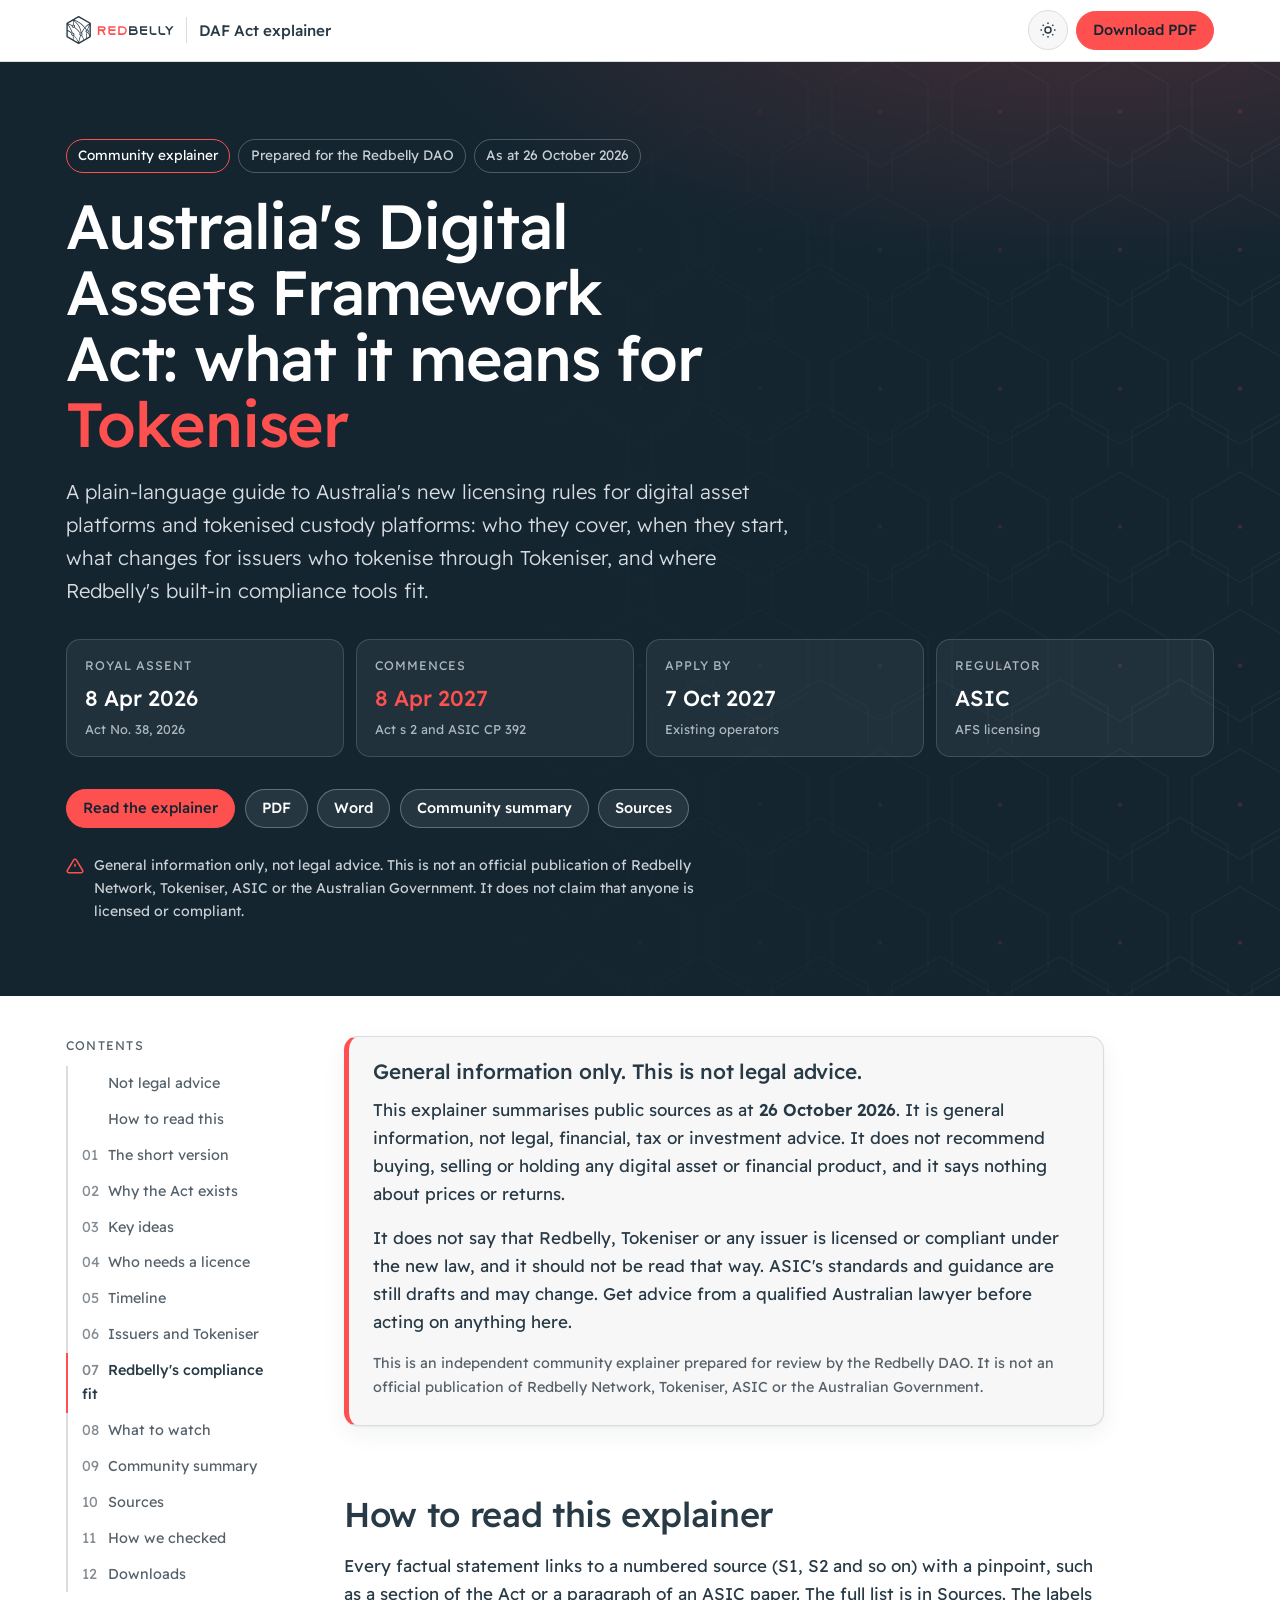
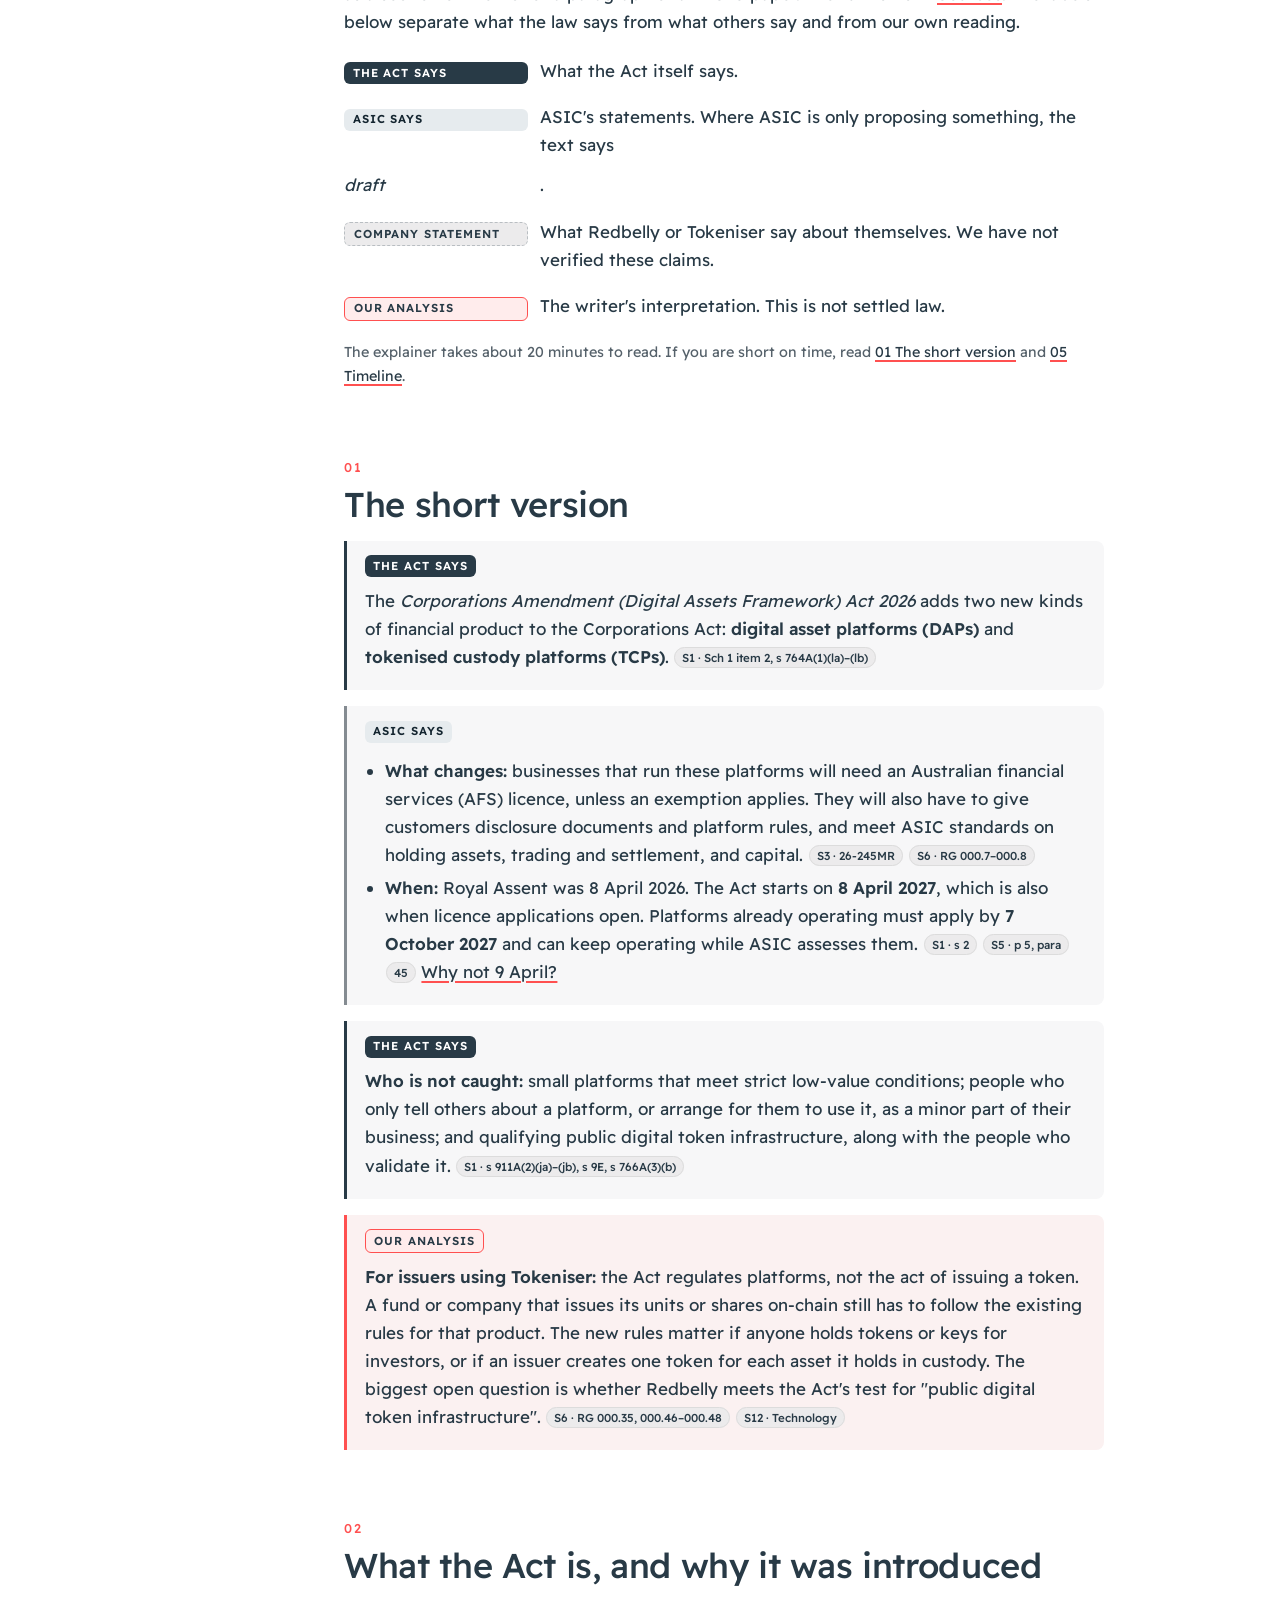
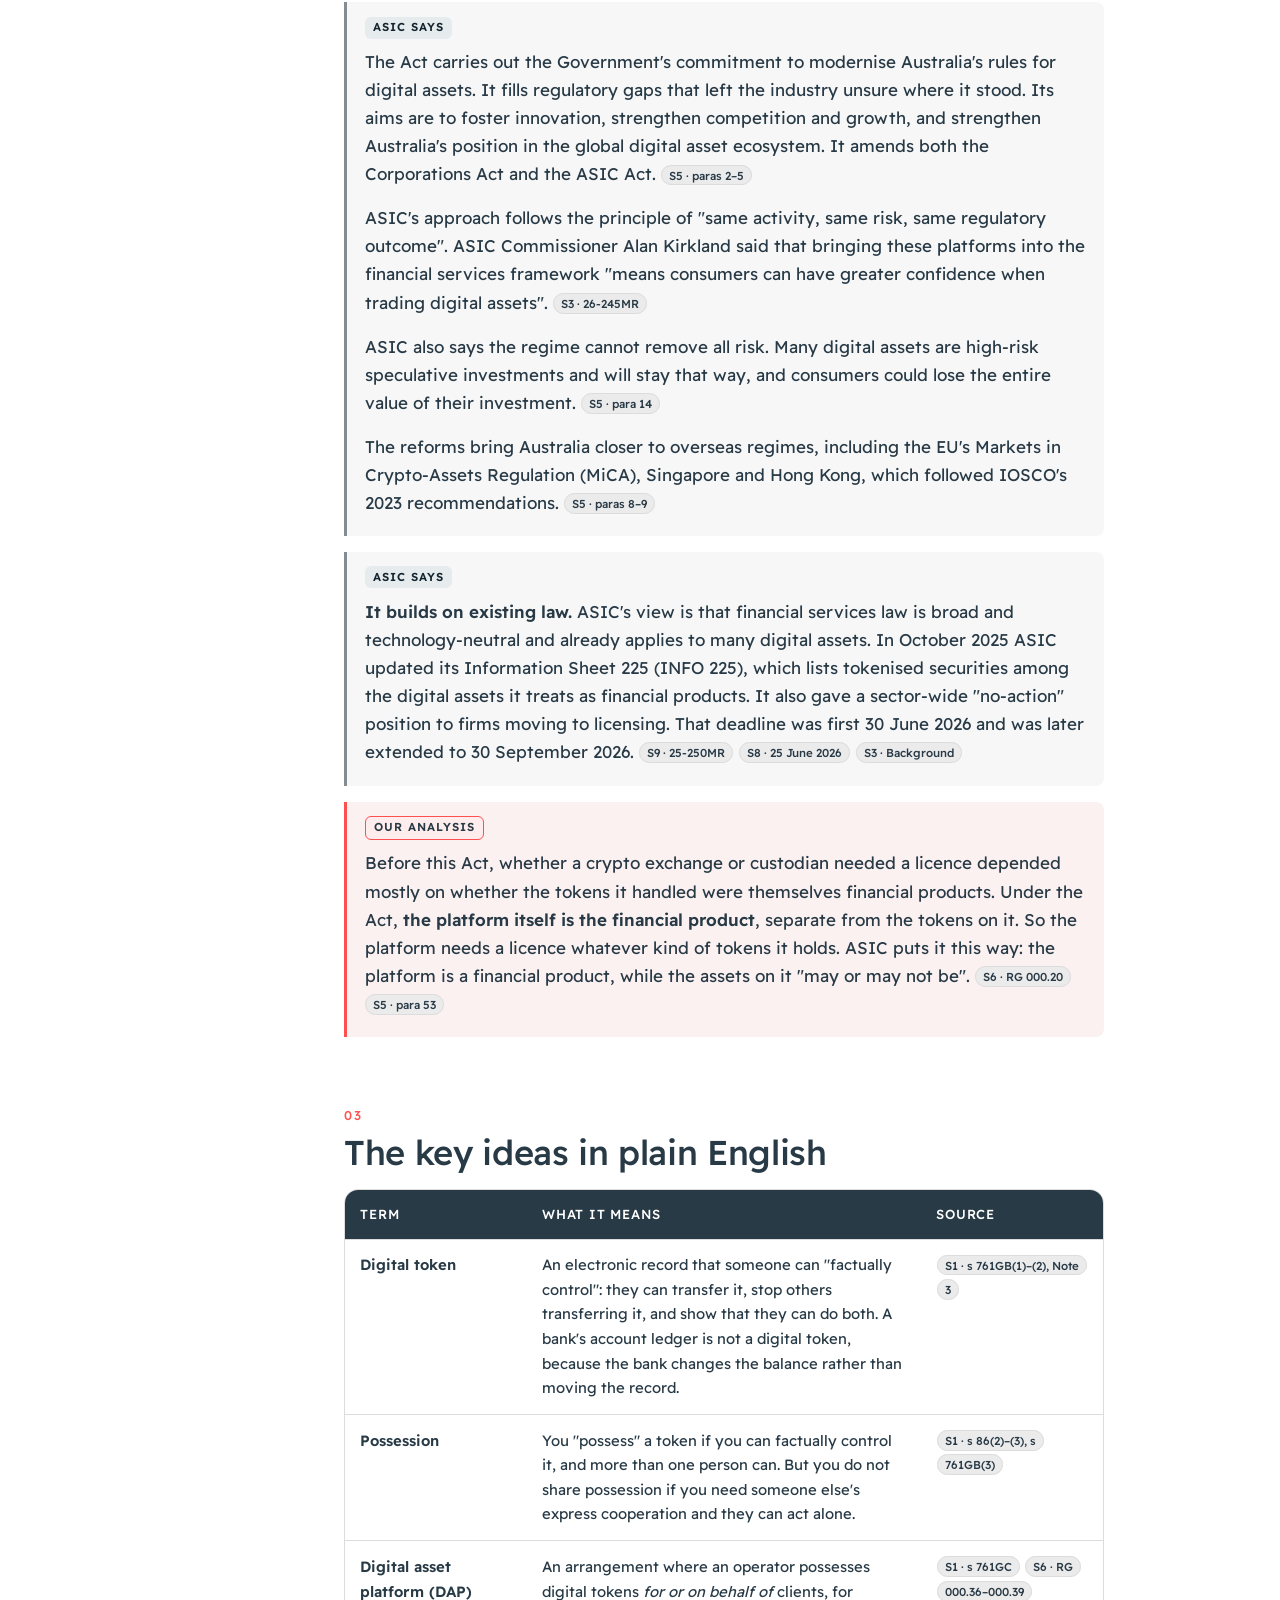
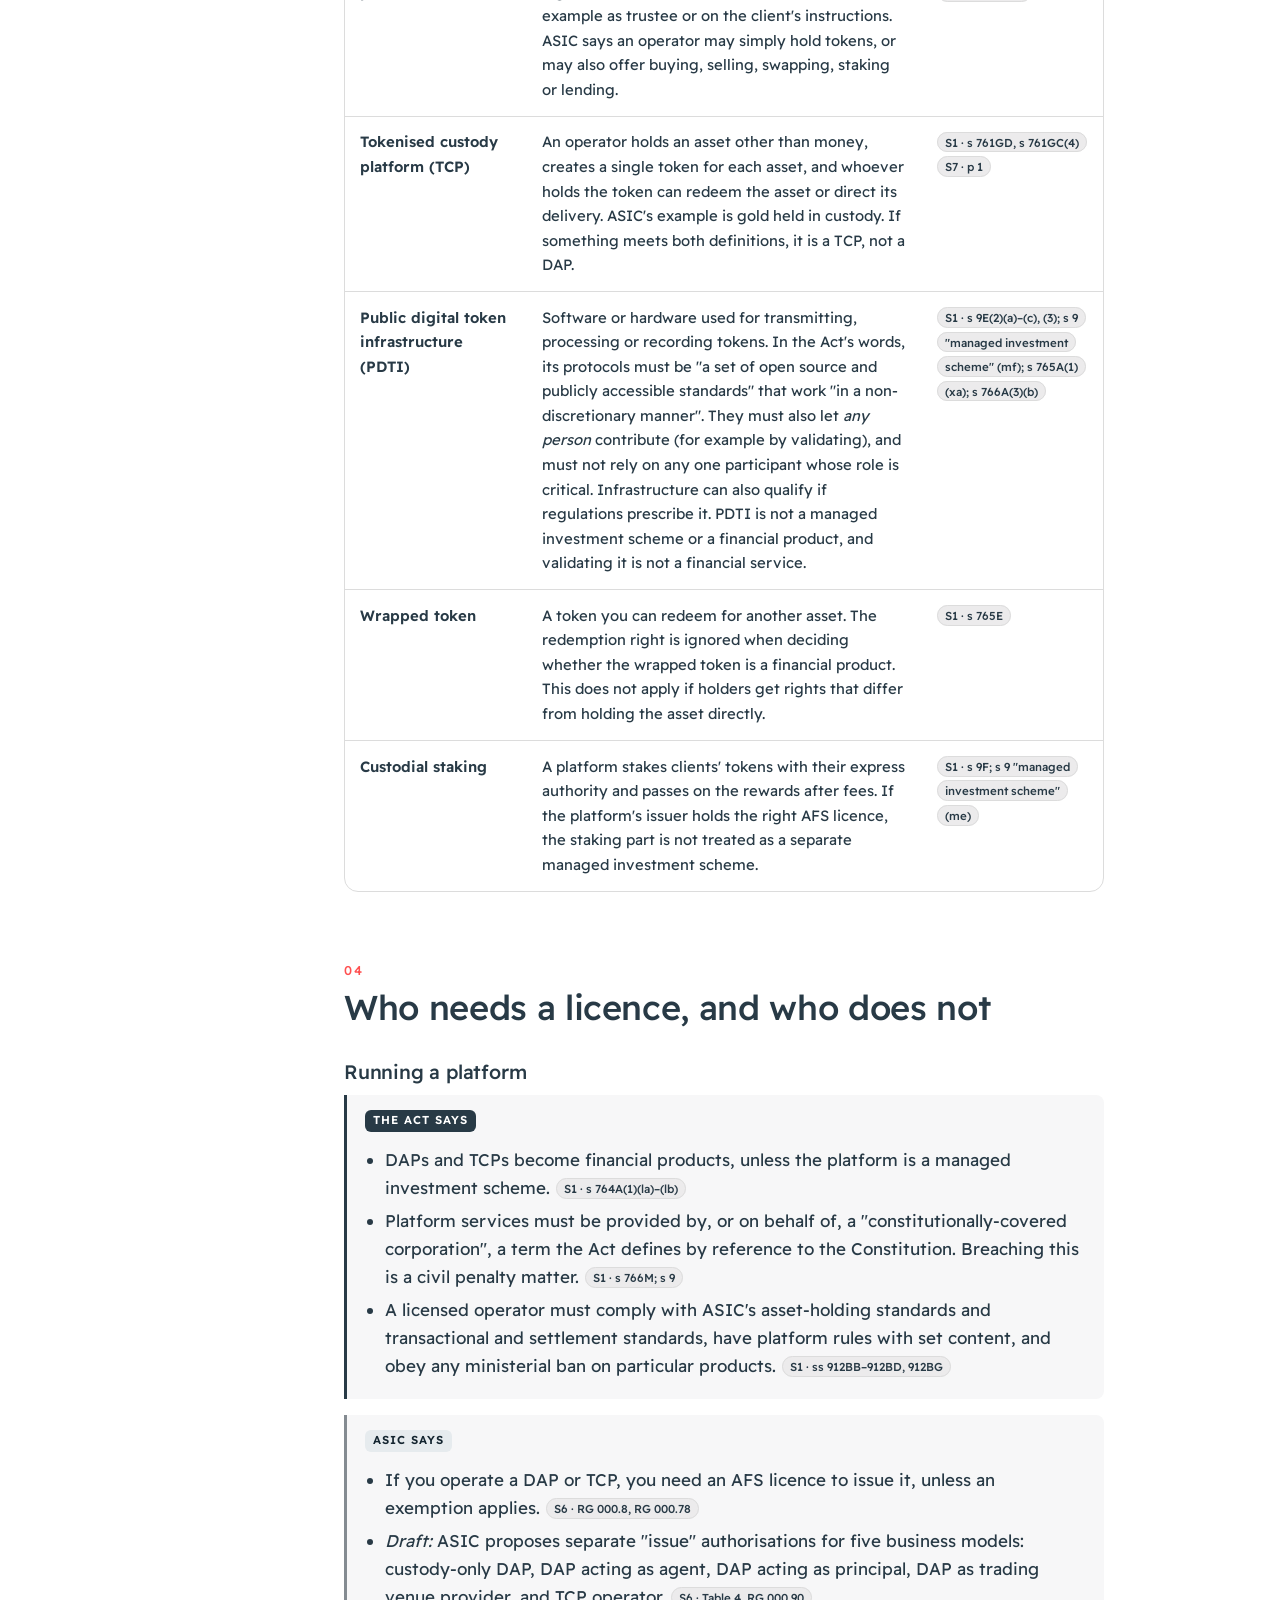
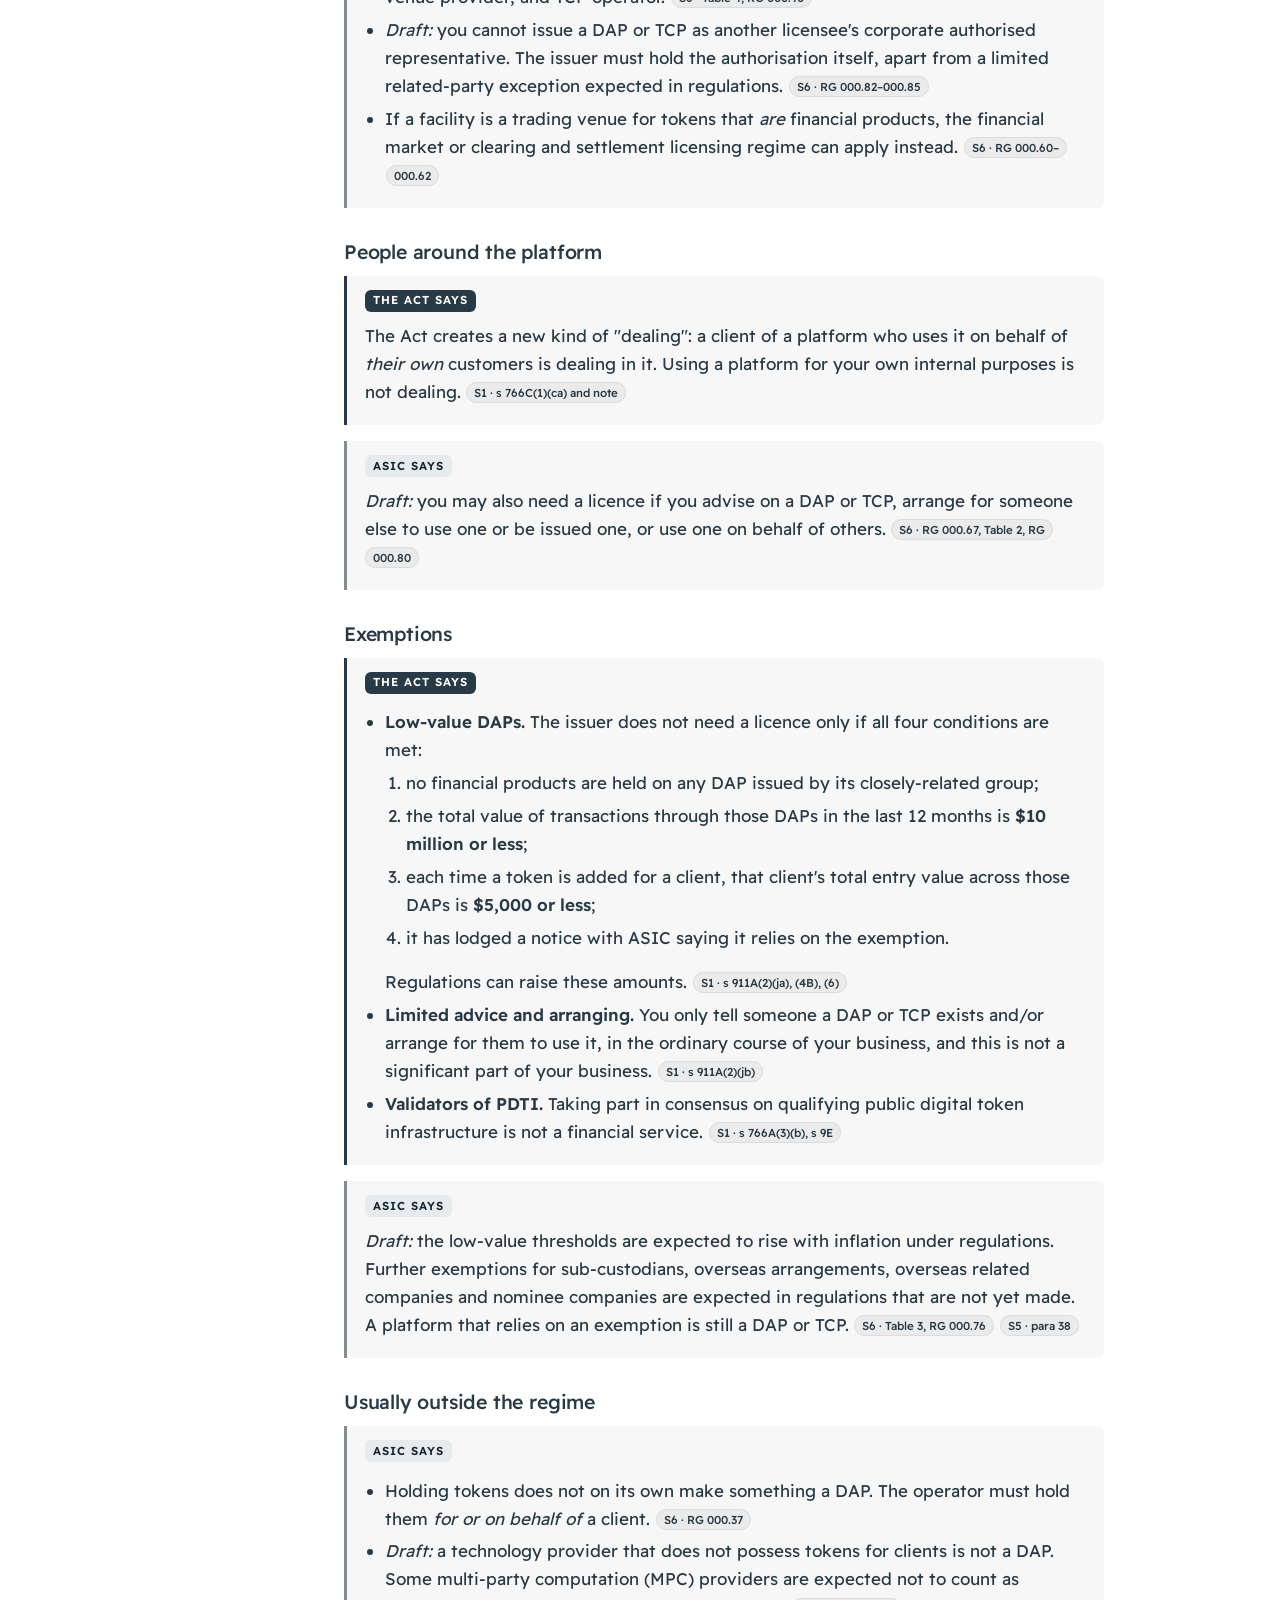
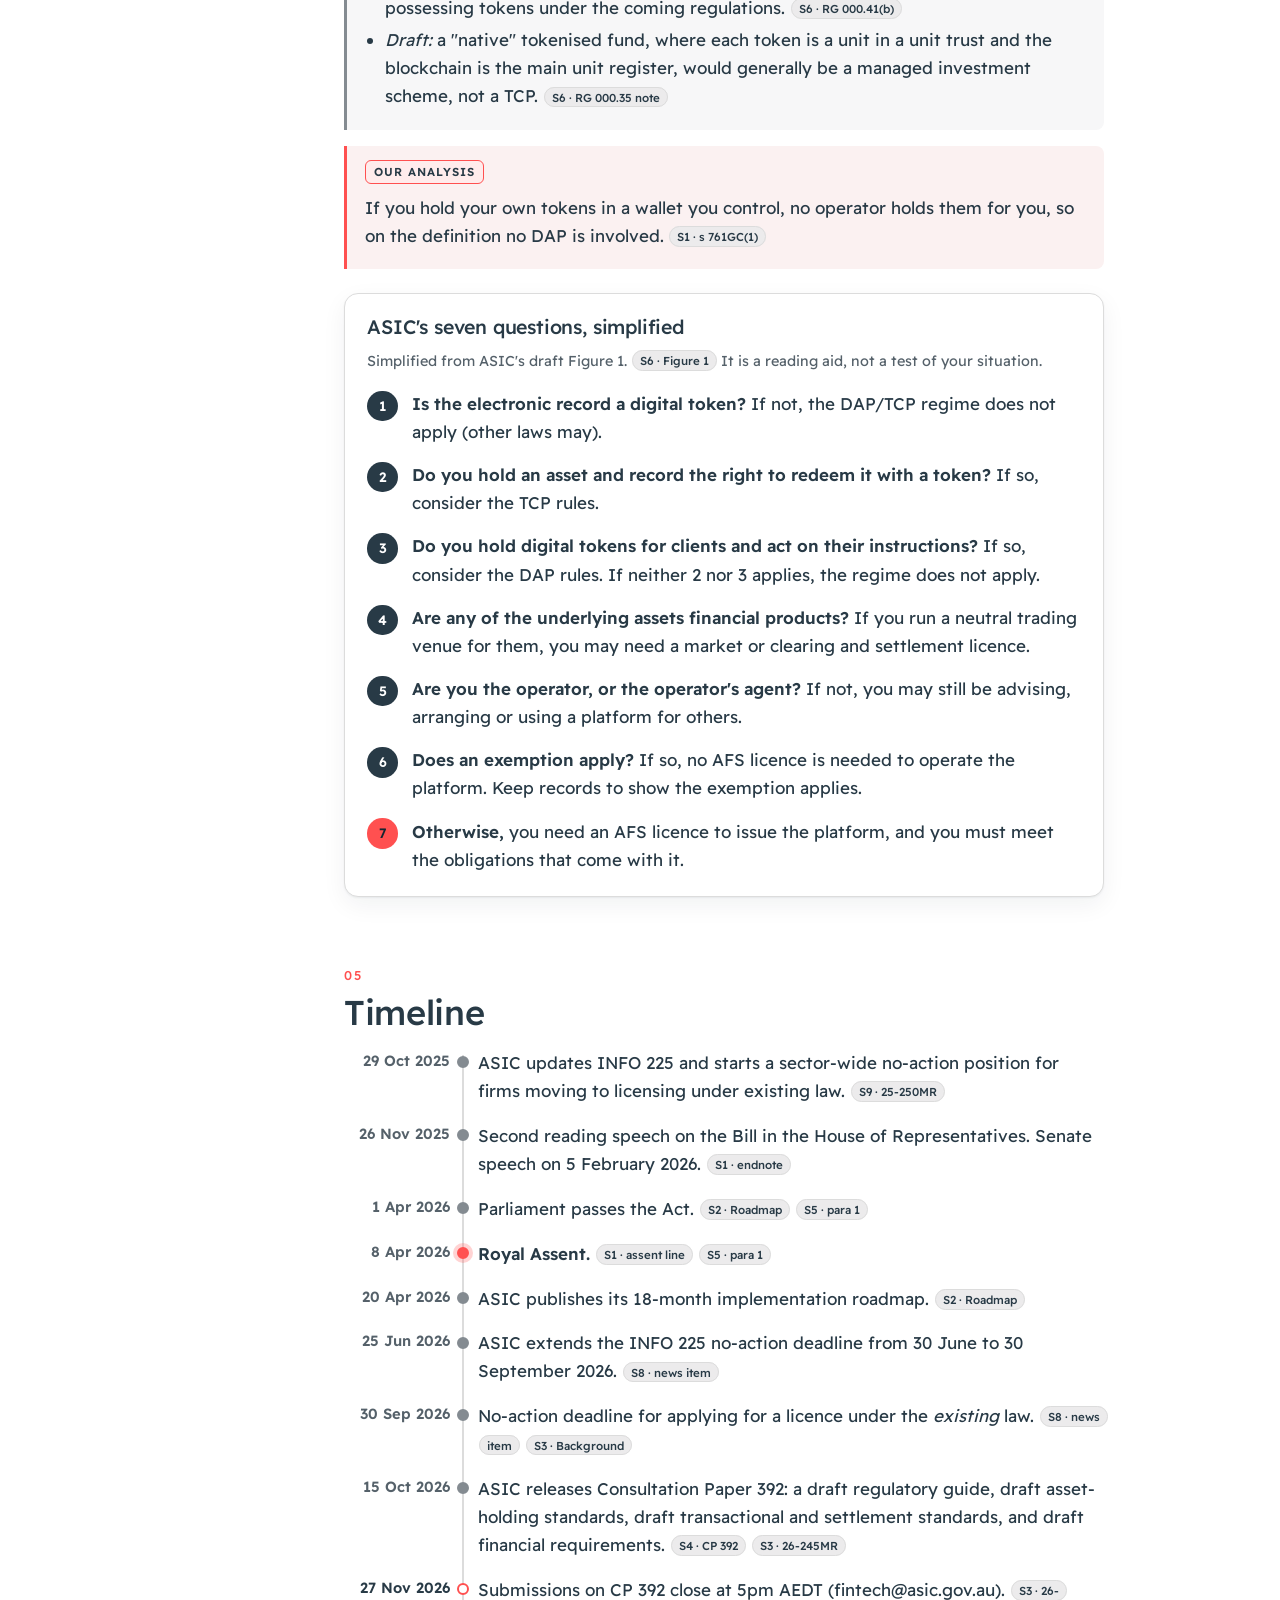
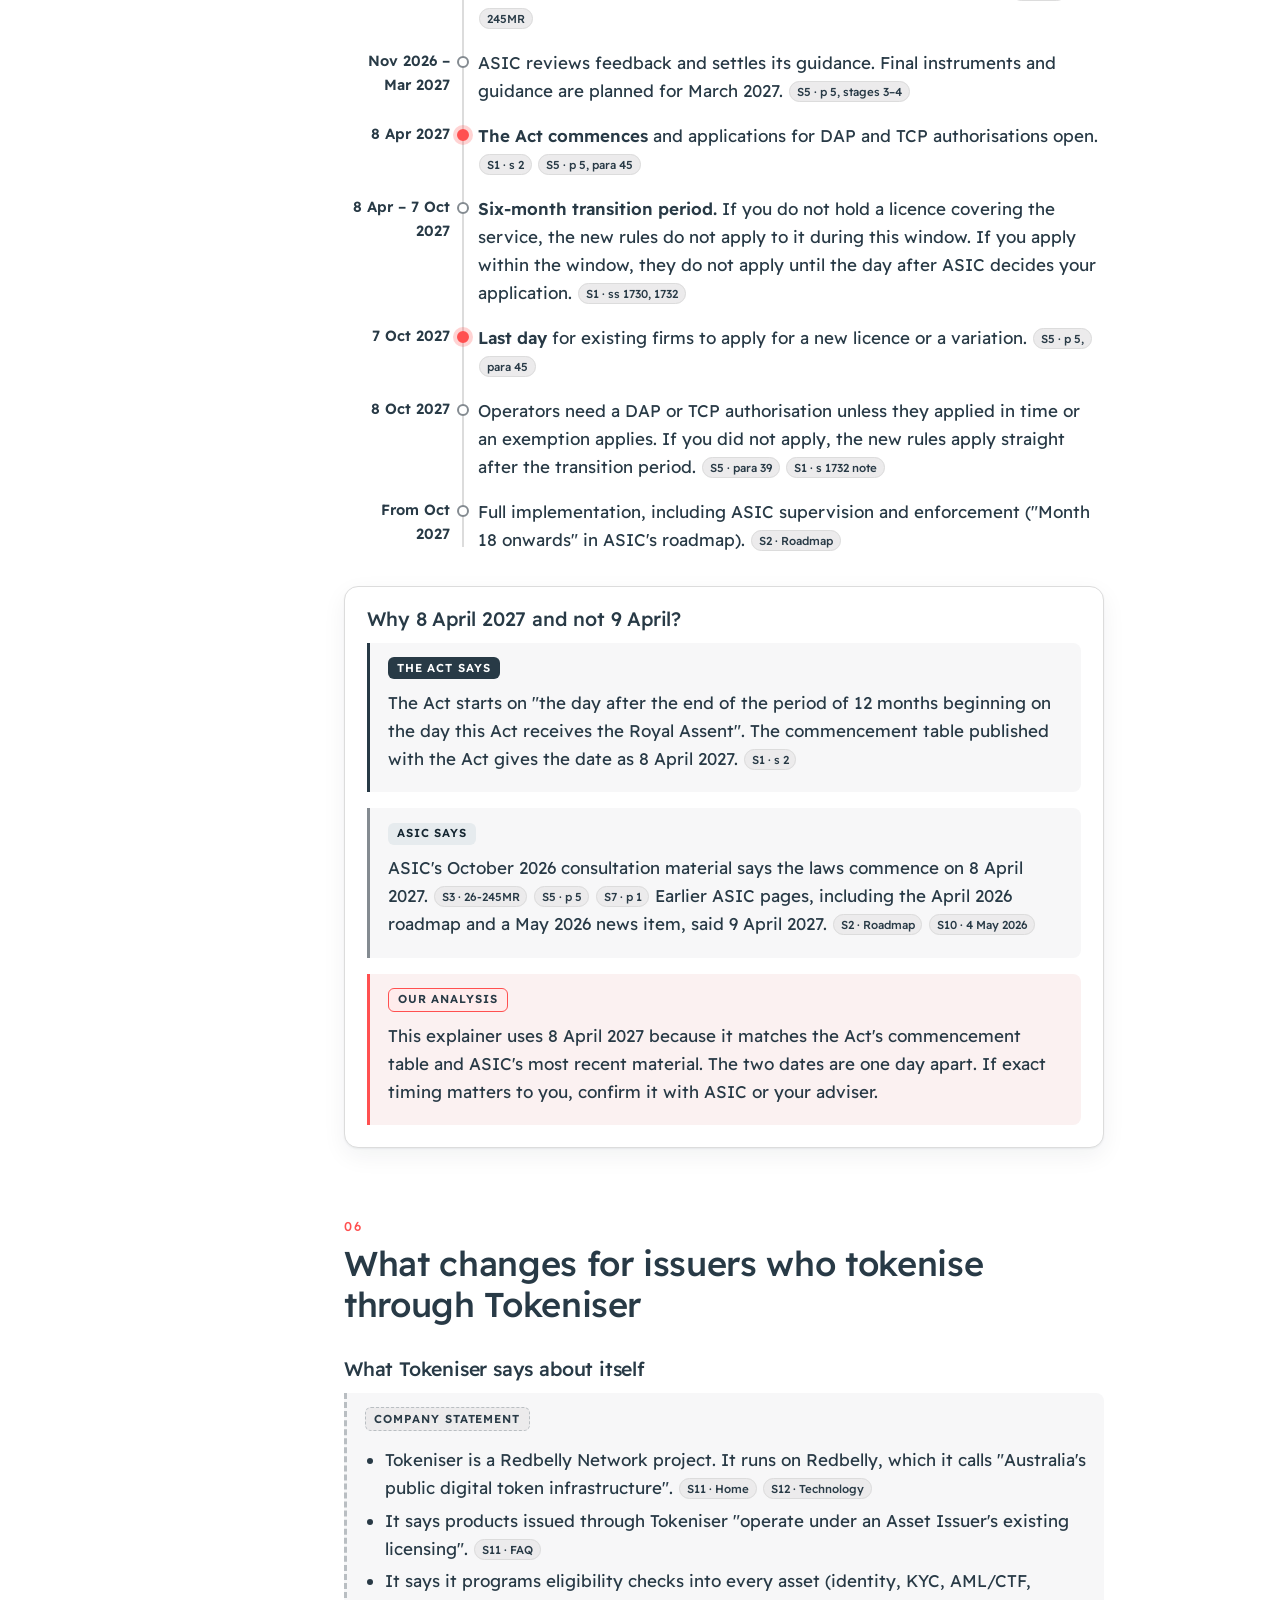
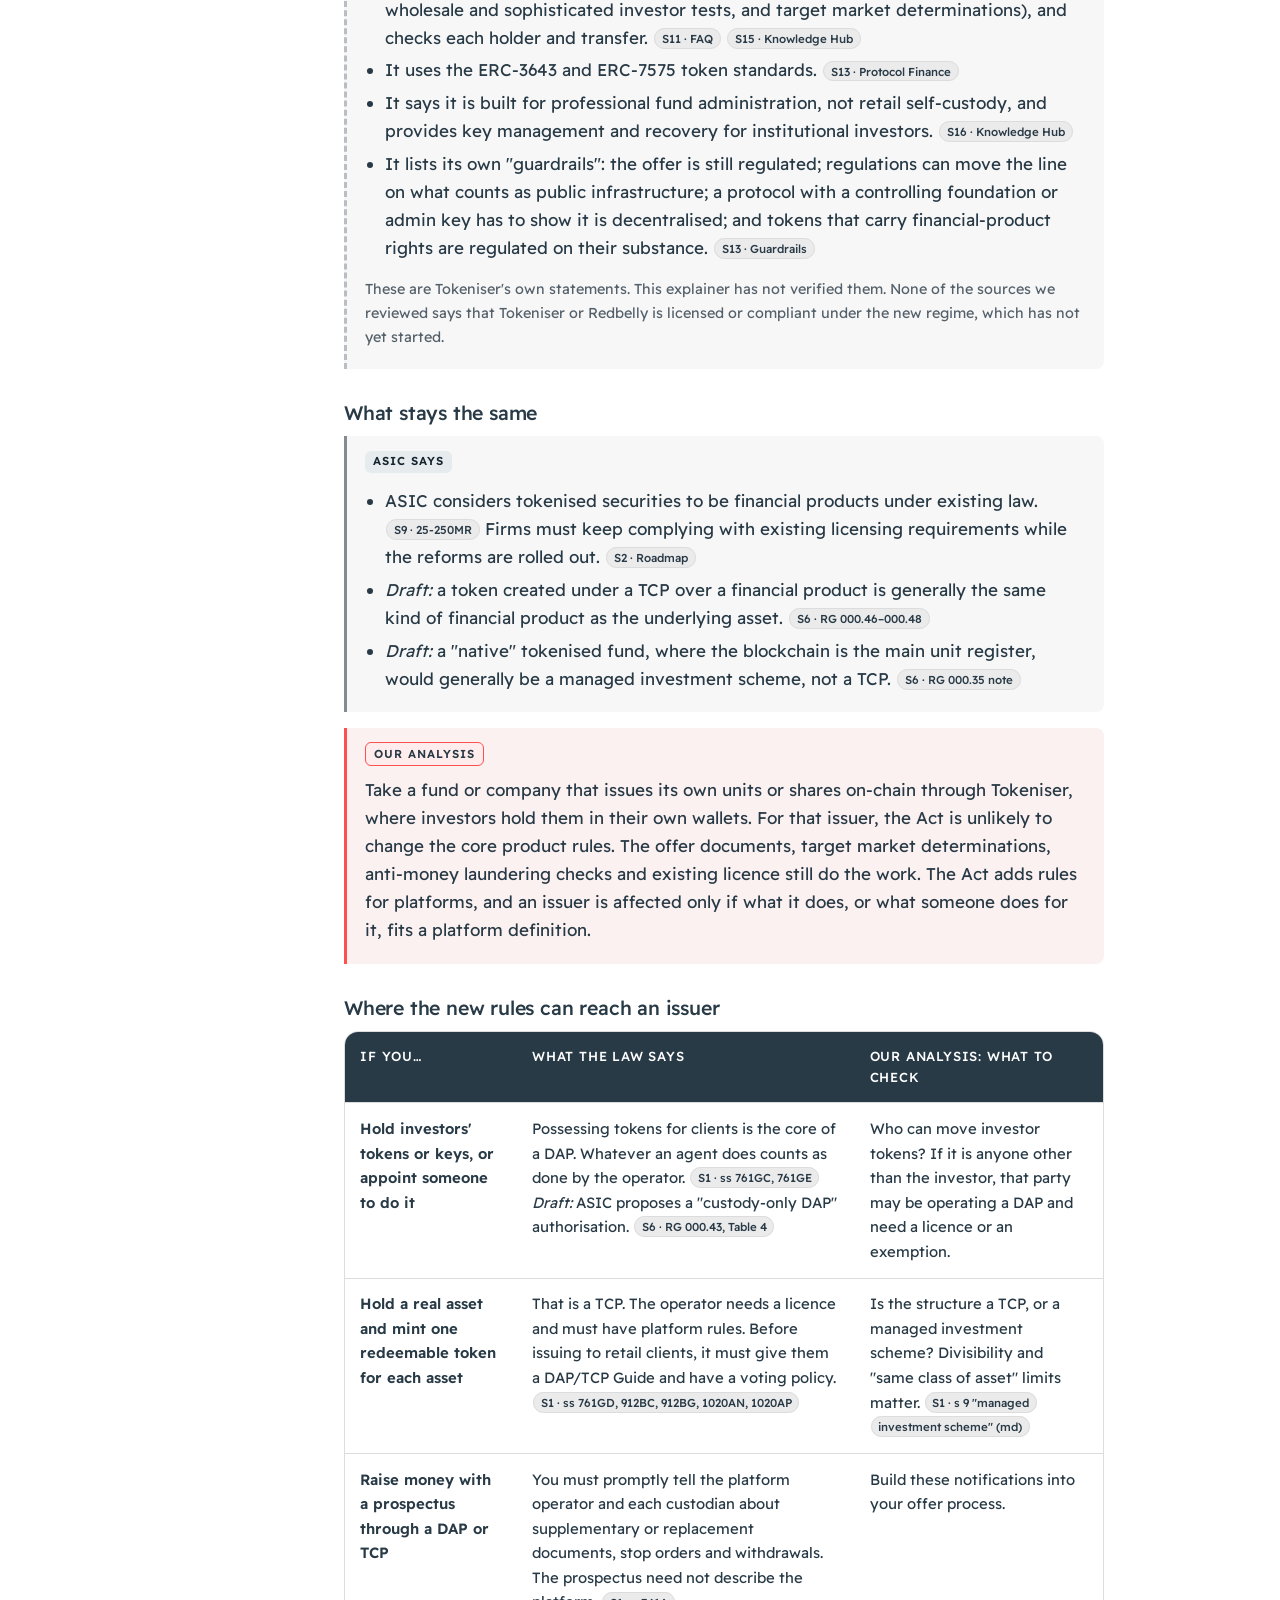
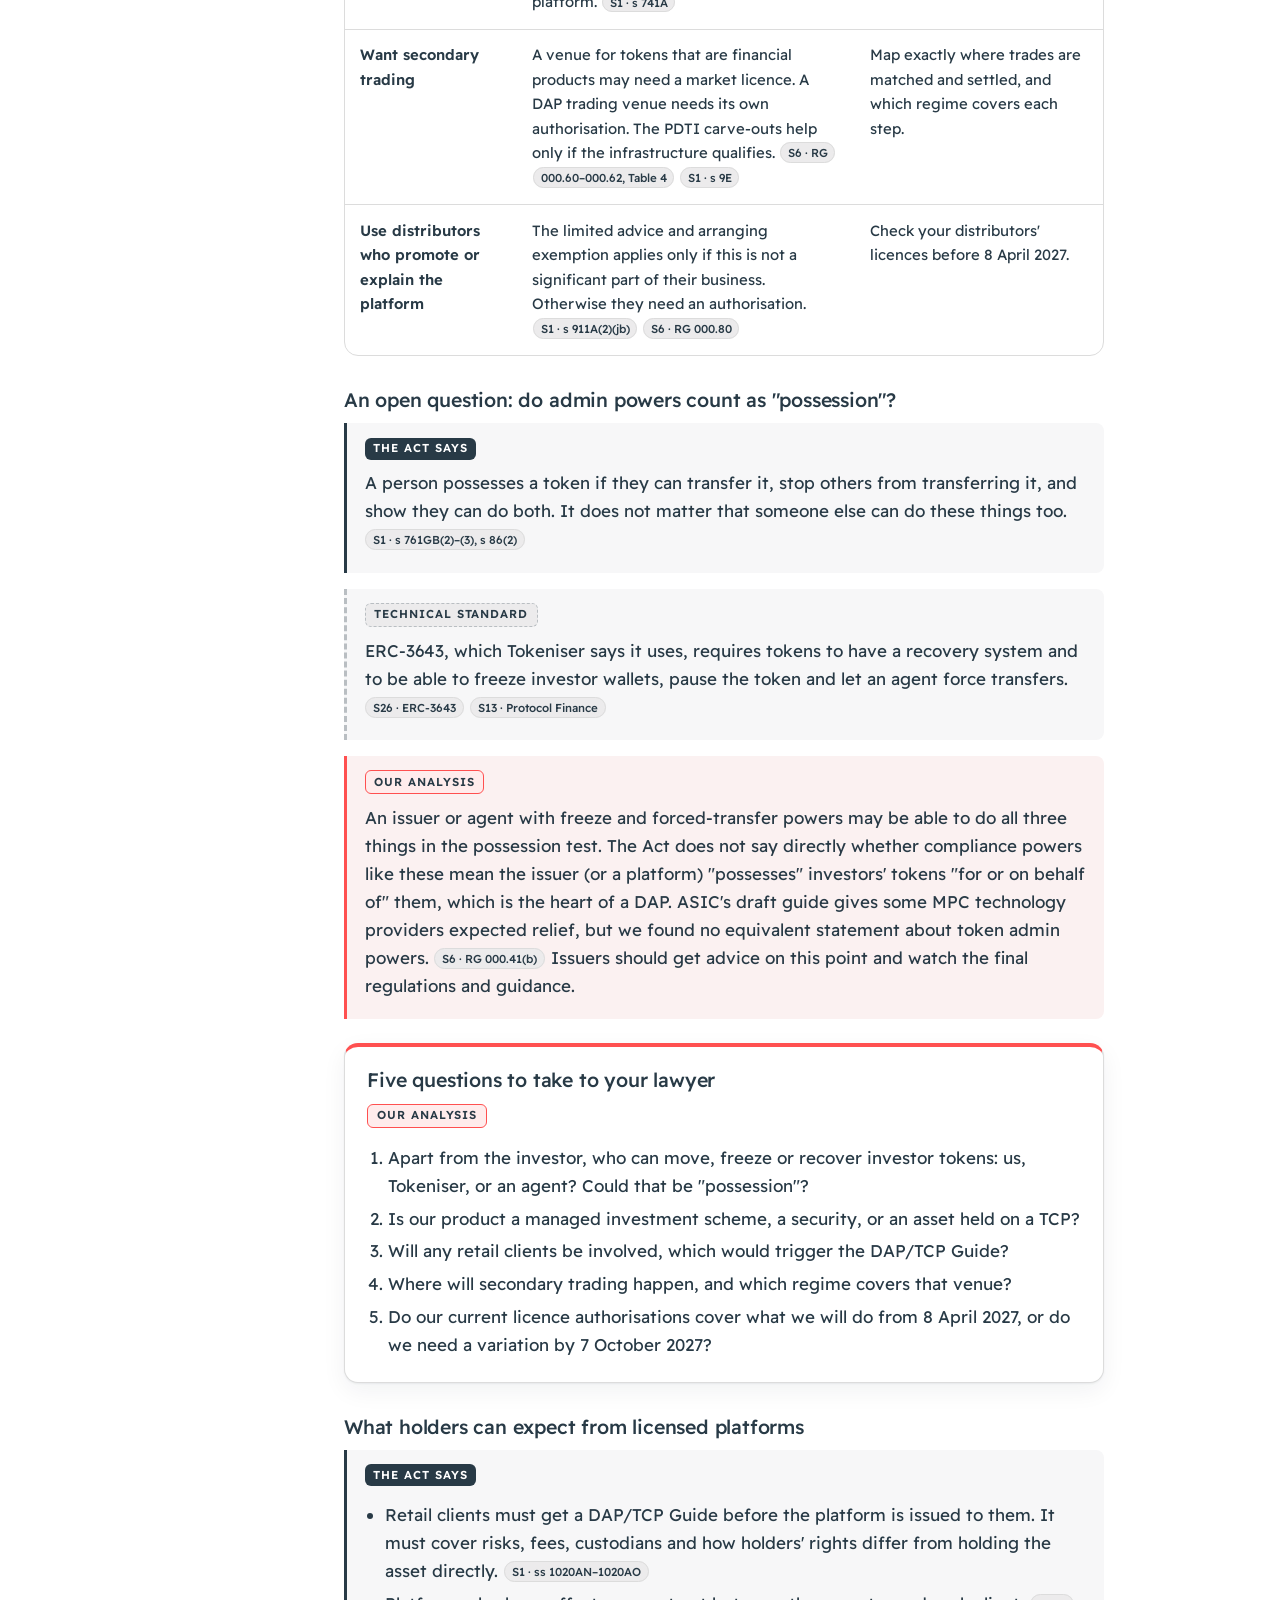
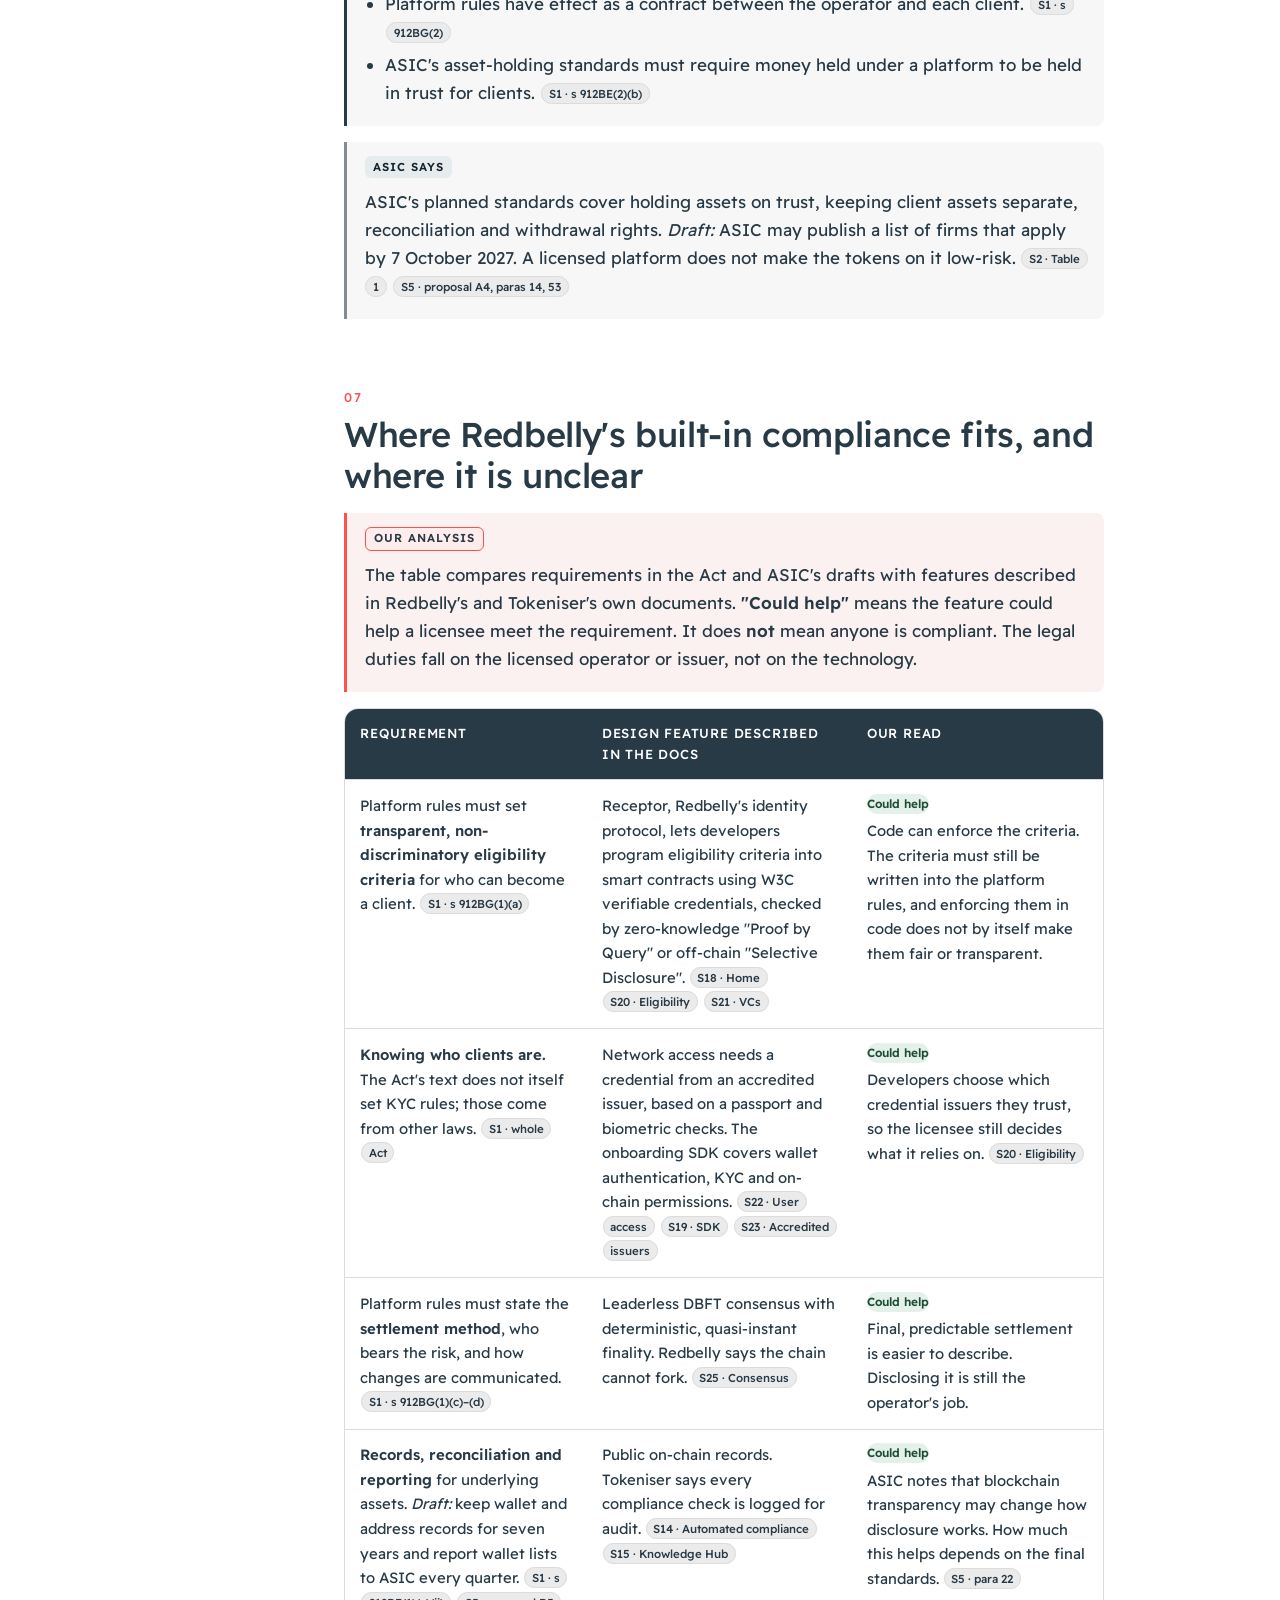
<file: 4-Website/index.html>
<!doctype html>
<html lang="en-AU">
<head>
<meta charset="utf-8">
<meta name="viewport" content="width=device-width, initial-scale=1">
<title>DAF Act and Tokeniser</title>
<meta name="description" content="Plain-language explainer of Australia&#x27;s Corporations Amendment (Digital Assets Framework) Act 2026: who needs a licence, key dates, what changes for issuers using Tokeniser, and where Redbelly&#x27;s compliance design fits. General information, not legal advice.">
<meta name="theme-color" content="#142530">
<meta property="og:title" content="Australia&#x27;s Digital Assets Framework Act: What It Means for Tokeniser">
<meta property="og:description" content="Plain-language explainer of Australia&#x27;s Corporations Amendment (Digital Assets Framework) Act 2026: who needs a licence, key dates, what changes for issuers using Tokeniser, and where Redbelly&#x27;s compliance design fits. General information, not legal advice.">
<meta property="og:type" content="article">
<meta property="og:url" content="https://digital-assets-act-guide.vercel.app/">
<meta property="og:image" content="https://digital-assets-act-guide.vercel.app/assets/og.png">
<meta name="twitter:card" content="summary_large_image">
<link rel="icon" href="assets/redbelly-isotype-red.svg" type="image/svg+xml">
<link rel="preload" href="assets/fonts/readex-pro-latin.woff2" as="font" type="font/woff2" crossorigin>
<link rel="stylesheet" href="assets/styles.css">
<script>try{var t=localStorage.getItem('daf-theme');if(t)document.documentElement.setAttribute('data-theme',t);}catch(e){}</script>
</head>
<body>
<a class="skip" href="#main">Skip to content</a>
<header class="topbar">
  <div class="inner">
    <a class="brand" href="#top" aria-label="Back to top">
      <img class="logo-light" src="assets/redbelly-logo-color.svg" alt="Redbelly" width="108" height="30">
      <img class="logo-dark" src="assets/redbelly-logo-negative.svg" alt="Redbelly" width="108" height="30">
      <span class="divider" aria-hidden="true"></span>
      <span class="site-name">DAF Act explainer</span>
    </a>
    <div class="actions">
      <button class="btn icon-btn theme-toggle" type="button" aria-label="Switch light or dark theme"><svg class="sun" viewBox="0 0 24 24" fill="none" stroke="currentColor" stroke-width="2" aria-hidden="true"><circle cx="12" cy="12" r="4"/><path d="M12 2v2M12 20v2M4.9 4.9l1.4 1.4M17.7 17.7l1.4 1.4M2 12h2M20 12h2M4.9 19.1l1.4-1.4M17.7 6.3l1.4-1.4"/></svg><svg class="moon" viewBox="0 0 24 24" fill="none" stroke="currentColor" stroke-width="2" aria-hidden="true"><path d="M21 12.8A9 9 0 1 1 11.2 3a7 7 0 0 0 9.8 9.8z"/></svg></button>
      <a class="btn primary" href="downloads/DAF-Act-Tokeniser-Explainer.pdf" download>Download PDF</a>
    </div>
  </div>
</header>
<div class="hero" id="top">
  <div class="inner">
    <div class="kicker"><span class="chip red">Community explainer</span><span class="chip">Prepared for the Redbelly DAO</span><span class="chip">As at 26 October 2026</span></div>
    <h1>Australia's Digital Assets Framework Act: what it means for <span class="hl">Tokeniser</span></h1>
    <p class="lead">A plain-language guide to Australia's new licensing rules for digital asset platforms and tokenised custody platforms: who they cover, when they start, what changes for issuers who tokenise through Tokeniser, and where Redbelly's built-in compliance tools fit.</p>
    
<div class="facts">
  <div class="fact"><div class="label">Royal Assent</div><div class="value">8 Apr 2026</div><div class="note">Act No. 38, 2026</div></div>
  <div class="fact"><div class="label">Commences</div><div class="value"><span class="red">8 Apr 2027</span></div><div class="note">Act s 2 and ASIC CP 392</div></div>
  <div class="fact"><div class="label">Apply by</div><div class="value">7 Oct 2027</div><div class="note">Existing operators</div></div>
  <div class="fact"><div class="label">Regulator</div><div class="value">ASIC</div><div class="note">AFS licensing</div></div>
</div>
    <div class="ctas">
      <a class="btn primary" href="#glance">Read the explainer</a>
      <a class="btn ghost-light" href="downloads/DAF-Act-Tokeniser-Explainer.pdf" download>PDF</a>
      <a class="btn ghost-light" href="downloads/DAF-Act-Tokeniser-Explainer.docx" download>Word</a>
      <a class="btn ghost-light" href="#community">Community summary</a>
      <a class="btn ghost-light" href="#sources">Sources</a>
    </div>
    <p class="disclaimer-strip"><svg viewBox="0 0 24 24" fill="none" stroke="currentColor" stroke-width="2" aria-hidden="true"><path d="M12 9v4M12 17h.01"/><path d="M10.3 3.9 1.8 18a2 2 0 0 0 1.7 3h17a2 2 0 0 0 1.7-3L13.7 3.9a2 2 0 0 0-3.4 0z"/></svg><span>General information only, not legal advice. This is not an official publication of Redbelly Network, Tokeniser, ASIC or the Australian Government. It does not claim that anyone is licensed or compliant.</span></p>
  </div>
</div>
<div class="layout">
  <nav class="toc" aria-label="Contents"><div class="toc-title">Contents</div><ol><li><a href="#notice"><span class="num"></span>Not legal advice</a></li><li><a href="#how-to-read"><span class="num"></span>How to read this</a></li><li><a href="#glance"><span class="num">01</span>The short version</a></li><li><a href="#why"><span class="num">02</span>Why the Act exists</a></li><li><a href="#terms"><span class="num">03</span>Key ideas</a></li><li><a href="#licence"><span class="num">04</span>Who needs a licence</a></li><li><a href="#timeline"><span class="num">05</span>Timeline</a></li><li><a href="#issuers"><span class="num">06</span>Issuers and Tokeniser</a></li><li><a href="#redbelly"><span class="num">07</span>Redbelly&#x27;s compliance fit</a></li><li><a href="#next"><span class="num">08</span>What to watch</a></li><li><a href="#community"><span class="num">09</span>Community summary</a></li><li><a href="#sources"><span class="num">10</span>Sources</a></li><li><a href="#verification"><span class="num">11</span>How we checked</a></li><li><a href="#downloads"><span class="num">12</span>Downloads</a></li></ol></nav>
  <main id="main">
    <details class="mobile-toc"><summary>Contents</summary><ol><li><a href="#notice">Not legal advice</a></li><li><a href="#how-to-read">How to read this</a></li><li><a href="#glance">The short version</a></li><li><a href="#why">Why the Act exists</a></li><li><a href="#terms">Key ideas</a></li><li><a href="#licence">Who needs a licence</a></li><li><a href="#timeline">Timeline</a></li><li><a href="#issuers">Issuers and Tokeniser</a></li><li><a href="#redbelly">Redbelly&#x27;s compliance fit</a></li><li><a href="#next">What to watch</a></li><li><a href="#community">Community summary</a></li><li><a href="#sources">Sources</a></li><li><a href="#verification">How we checked</a></li><li><a href="#downloads">Downloads</a></li></ol></details>
    <section id="notice" class="notice" aria-labelledby="notice-h">
  <h2 id="notice-h">General information only. This is not legal advice.</h2>
  <p>This explainer summarises public sources as at <strong>26 October 2026</strong>. It is general information, not legal, financial, tax or investment advice. It does not recommend buying, selling or holding any digital asset or financial product, and it says nothing about prices or returns.</p>
  <p>It does not say that Redbelly, Tokeniser or any issuer is licensed or compliant under the new law, and it should not be read that way. ASIC's standards and guidance are still drafts and may change. Get advice from a qualified Australian lawyer before acting on anything here.</p>
  <p class="small">This is an independent community explainer prepared for review by the Redbelly DAO. It is not an official publication of Redbelly Network, Tokeniser, ASIC or the Australian Government.</p>
</section>

<section id="how-to-read" aria-labelledby="how-h">
  <h2 id="how-h">How to read this explainer</h2>
  <p>Every factual statement links to a numbered source (S1, S2 and so on) with a pinpoint, such as a section of the Act or a paragraph of an ASIC paper. The full list is in <a href="#sources">Sources</a>. The labels below separate what the law says from what others say and from our own reading.</p>
  <ul class="legend">
    <li><span class="tag law">The Act says</span> What the Act itself says.</li>
    <li><span class="tag asic">ASIC says</span> ASIC's statements. Where ASIC is only proposing something, the text says <em>draft</em>.</li>
    <li><span class="tag company">Company statement</span> What Redbelly or Tokeniser say about themselves. We have not verified these claims.</li>
    <li><span class="tag analysis">Our analysis</span> The writer's interpretation. This is not settled law.</li>
  </ul>
  <p class="small">The explainer takes about 20 minutes to read. If you are short on time, read <a href="#glance">01 The short version</a> and <a href="#timeline">05 Timeline</a>.</p>
</section>

<section id="glance" aria-labelledby="glance-h">
  <p class="eyebrow">01</p>
  <h2 id="glance-h">The short version</h2>
  <div class="claim law"><span class="tag law">The Act says</span>
    <p>The <em>Corporations Amendment (Digital Assets Framework) Act 2026</em> adds two new kinds of financial product to the Corporations Act: <strong>digital asset platforms (DAPs)</strong> and <strong>tokenised custody platforms (TCPs)</strong>. <a class="cite" href="#S1" title="Corporations Amendment (Digital Assets Framework) Act 2026 (No. 38, 2026), as made, C2026A00038 (Federal Register of Legislation (Australian Government)) Sch 1 item 2, s 764A(1)(la)–(lb)">S1&nbsp;·&nbsp;Sch 1 item 2, s 764A(1)(la)–(lb)</a></p>
  </div>
  <div class="claim asic"><span class="tag asic">ASIC says</span>
    <ul>
      <li><strong>What changes:</strong> businesses that run these platforms will need an Australian financial services (AFS) licence, unless an exemption applies. They will also have to give customers disclosure documents and platform rules, and meet ASIC standards on holding assets, trading and settlement, and capital. <a class="cite" href="#S3" title="26-245MR ASIC consults on implementation of new digital asset laws (ASIC) 26-245MR">S3&nbsp;·&nbsp;26-245MR</a> <a class="cite" href="#S6" title="Attachment 1 to CP 392: Draft Regulatory Guide 000 Digital asset platforms and tokenised custody platforms (draft RG 000) (ASIC) RG 000.7–000.8">S6&nbsp;·&nbsp;RG 000.7–000.8</a></li>
      <li><strong>When:</strong> Royal Assent was 8 April 2026. The Act starts on <strong>8 April 2027</strong>, which is also when licence applications open. Platforms already operating must apply by <strong>7 October 2027</strong> and can keep operating while ASIC assesses them. <a class="cite" href="#S1" title="Corporations Amendment (Digital Assets Framework) Act 2026 (No. 38, 2026), as made, C2026A00038 (Federal Register of Legislation (Australian Government)) s 2">S1&nbsp;·&nbsp;s 2</a> <a class="cite" href="#S5" title="Consultation Paper 392 (CP 392), Digital asset law reform implementation: Proposed standards and guidance (PDF) (ASIC) p 5, para 45">S5&nbsp;·&nbsp;p 5, para 45</a> <a href="#date-note">Why not 9 April?</a></li>
    </ul>
  </div>
  <div class="claim law"><span class="tag law">The Act says</span>
    <p><strong>Who is not caught:</strong> small platforms that meet strict low-value conditions; people who only tell others about a platform, or arrange for them to use it, as a minor part of their business; and qualifying public digital token infrastructure, along with the people who validate it. <a class="cite" href="#S1" title="Corporations Amendment (Digital Assets Framework) Act 2026 (No. 38, 2026), as made, C2026A00038 (Federal Register of Legislation (Australian Government)) s 911A(2)(ja)–(jb), s 9E, s 766A(3)(b)">S1&nbsp;·&nbsp;s 911A(2)(ja)–(jb), s 9E, s 766A(3)(b)</a></p>
  </div>
  <div class="claim analysis"><span class="tag analysis">Our analysis</span>
    <p><strong>For issuers using Tokeniser:</strong> the Act regulates platforms, not the act of issuing a token. A fund or company that issues its units or shares on-chain still has to follow the existing rules for that product. The new rules matter if anyone holds tokens or keys for investors, or if an issuer creates one token for each asset it holds in custody. The biggest open question is whether Redbelly meets the Act's test for "public digital token infrastructure". <a class="cite" href="#S6" title="Attachment 1 to CP 392: Draft Regulatory Guide 000 Digital asset platforms and tokenised custody platforms (draft RG 000) (ASIC) RG 000.35, 000.46–000.48">S6&nbsp;·&nbsp;RG 000.35, 000.46–000.48</a> <a class="cite" href="#S12" title="Tokeniser: Our Technology (Tokeniser Pty Ltd) Technology">S12&nbsp;·&nbsp;Technology</a></p>
  </div>
</section>

<section id="why" aria-labelledby="why-h">
  <p class="eyebrow">02</p>
  <h2 id="why-h">What the Act is, and why it was introduced</h2>
  <div class="claim asic"><span class="tag asic">ASIC says</span>
    <p>The Act carries out the Government's commitment to modernise Australia's rules for digital assets. It fills regulatory gaps that left the industry unsure where it stood. Its aims are to foster innovation, strengthen competition and growth, and strengthen Australia's position in the global digital asset ecosystem. It amends both the Corporations Act and the ASIC Act. <a class="cite" href="#S5" title="Consultation Paper 392 (CP 392), Digital asset law reform implementation: Proposed standards and guidance (PDF) (ASIC) paras 2–5">S5&nbsp;·&nbsp;paras 2–5</a></p>
    <p>ASIC's approach follows the principle of "same activity, same risk, same regulatory outcome". ASIC Commissioner Alan Kirkland said that bringing these platforms into the financial services framework "means consumers can have greater confidence when trading digital assets". <a class="cite" href="#S3" title="26-245MR ASIC consults on implementation of new digital asset laws (ASIC) 26-245MR">S3&nbsp;·&nbsp;26-245MR</a></p>
    <p>ASIC also says the regime cannot remove all risk. Many digital assets are high-risk speculative investments and will stay that way, and consumers could lose the entire value of their investment. <a class="cite" href="#S5" title="Consultation Paper 392 (CP 392), Digital asset law reform implementation: Proposed standards and guidance (PDF) (ASIC) para 14">S5&nbsp;·&nbsp;para 14</a></p>
    <p>The reforms bring Australia closer to overseas regimes, including the EU's Markets in Crypto-Assets Regulation (MiCA), Singapore and Hong Kong, which followed IOSCO's 2023 recommendations. <a class="cite" href="#S5" title="Consultation Paper 392 (CP 392), Digital asset law reform implementation: Proposed standards and guidance (PDF) (ASIC) paras 8–9">S5&nbsp;·&nbsp;paras 8–9</a></p>
  </div>
  <div class="claim asic"><span class="tag asic">ASIC says</span>
    <p><strong>It builds on existing law.</strong> ASIC's view is that financial services law is broad and technology-neutral and already applies to many digital assets. In October 2025 ASIC updated its Information Sheet 225 (INFO 225), which lists tokenised securities among the digital assets it treats as financial products. It also gave a sector-wide "no-action" position to firms moving to licensing. That deadline was first 30 June 2026 and was later extended to 30 September 2026. <a class="cite" href="#S9" title="25-250MR Updated ASIC guidance supports digital asset innovation and boosts investor protection (ASIC) 25-250MR">S9&nbsp;·&nbsp;25-250MR</a> <a class="cite" href="#S8" title="ASIC extends no-action position for digital asset businesses to 30 September 2026 (ASIC) 25 June 2026">S8&nbsp;·&nbsp;25 June 2026</a> <a class="cite" href="#S3" title="26-245MR ASIC consults on implementation of new digital asset laws (ASIC) Background">S3&nbsp;·&nbsp;Background</a></p>
  </div>
  <div class="claim analysis"><span class="tag analysis">Our analysis</span>
    <p>Before this Act, whether a crypto exchange or custodian needed a licence depended mostly on whether the tokens it handled were themselves financial products. Under the Act, <strong>the platform itself is the financial product</strong>, separate from the tokens on it. So the platform needs a licence whatever kind of tokens it holds. ASIC puts it this way: the platform is a financial product, while the assets on it "may or may not be". <a class="cite" href="#S6" title="Attachment 1 to CP 392: Draft Regulatory Guide 000 Digital asset platforms and tokenised custody platforms (draft RG 000) (ASIC) RG 000.20">S6&nbsp;·&nbsp;RG 000.20</a> <a class="cite" href="#S5" title="Consultation Paper 392 (CP 392), Digital asset law reform implementation: Proposed standards and guidance (PDF) (ASIC) para 53">S5&nbsp;·&nbsp;para 53</a></p>
  </div>
</section>

<section id="terms" aria-labelledby="terms-h">
  <p class="eyebrow">03</p>
  <h2 id="terms-h">The key ideas in plain English</h2>
  <div class="table-wrap">
  <table class="terms">
    <thead><tr><th scope="col">Term</th><th scope="col">What it means</th><th scope="col">Source</th></tr></thead>
    <tbody>
      <tr><th data-label="Term" scope="row">Digital token</th><td data-label="What it means">An electronic record that someone can "factually control": they can transfer it, stop others transferring it, and show that they can do both. A bank's account ledger is not a digital token, because the bank changes the balance rather than moving the record.</td><td data-label="Source"><a class="cite" href="#S1" title="Corporations Amendment (Digital Assets Framework) Act 2026 (No. 38, 2026), as made, C2026A00038 (Federal Register of Legislation (Australian Government)) s 761GB(1)–(2), Note 3">S1&nbsp;·&nbsp;s 761GB(1)–(2), Note 3</a></td></tr>
      <tr><th data-label="Term" scope="row">Possession</th><td data-label="What it means">You "possess" a token if you can factually control it, and more than one person can. But you do not share possession if you need someone else's express cooperation and they can act alone.</td><td data-label="Source"><a class="cite" href="#S1" title="Corporations Amendment (Digital Assets Framework) Act 2026 (No. 38, 2026), as made, C2026A00038 (Federal Register of Legislation (Australian Government)) s 86(2)–(3), s 761GB(3)">S1&nbsp;·&nbsp;s 86(2)–(3), s 761GB(3)</a></td></tr>
      <tr><th data-label="Term" scope="row">Digital asset platform (DAP)</th><td data-label="What it means">An arrangement where an operator possesses digital tokens <em>for or on behalf of</em> clients, for example as trustee or on the client's instructions. ASIC says an operator may simply hold tokens, or may also offer buying, selling, swapping, staking or lending.</td><td data-label="Source"><a class="cite" href="#S1" title="Corporations Amendment (Digital Assets Framework) Act 2026 (No. 38, 2026), as made, C2026A00038 (Federal Register of Legislation (Australian Government)) s 761GC">S1&nbsp;·&nbsp;s 761GC</a> <a class="cite" href="#S6" title="Attachment 1 to CP 392: Draft Regulatory Guide 000 Digital asset platforms and tokenised custody platforms (draft RG 000) (ASIC) RG 000.36–000.39">S6&nbsp;·&nbsp;RG 000.36–000.39</a></td></tr>
      <tr><th data-label="Term" scope="row">Tokenised custody platform (TCP)</th><td data-label="What it means">An operator holds an asset other than money, creates a single token for each asset, and whoever holds the token can redeem the asset or direct its delivery. ASIC's example is gold held in custody. If something meets both definitions, it is a TCP, not a DAP.</td><td data-label="Source"><a class="cite" href="#S1" title="Corporations Amendment (Digital Assets Framework) Act 2026 (No. 38, 2026), as made, C2026A00038 (Federal Register of Legislation (Australian Government)) s 761GD, s 761GC(4)">S1&nbsp;·&nbsp;s 761GD, s 761GC(4)</a> <a class="cite" href="#S7" title="User guide for CP 392: Digital asset law reform implementation, consultation package reader guide (PDF) (ASIC) p 1">S7&nbsp;·&nbsp;p 1</a></td></tr>
      <tr><th data-label="Term" scope="row">Public digital token infrastructure (PDTI)</th><td data-label="What it means">Software or hardware used for transmitting, processing or recording tokens. In the Act's words, its protocols must be "a set of open source and publicly accessible standards" that work "in a non-discretionary manner". They must also let <em>any person</em> contribute (for example by validating), and must not rely on any one participant whose role is critical. Infrastructure can also qualify if regulations prescribe it. PDTI is not a managed investment scheme or a financial product, and validating it is not a financial service.</td><td data-label="Source"><a class="cite" href="#S1" title="Corporations Amendment (Digital Assets Framework) Act 2026 (No. 38, 2026), as made, C2026A00038 (Federal Register of Legislation (Australian Government)) s 9E(2)(a)–(c), (3); s 9 &quot;managed investment scheme&quot; (mf); s 765A(1)(xa); s 766A(3)(b)">S1&nbsp;·&nbsp;s 9E(2)(a)–(c), (3); s 9 &quot;managed investment scheme&quot; (mf); s 765A(1)(xa); s 766A(3)(b)</a></td></tr>
      <tr><th data-label="Term" scope="row">Wrapped token</th><td data-label="What it means">A token you can redeem for another asset. The redemption right is ignored when deciding whether the wrapped token is a financial product. This does not apply if holders get rights that differ from holding the asset directly.</td><td data-label="Source"><a class="cite" href="#S1" title="Corporations Amendment (Digital Assets Framework) Act 2026 (No. 38, 2026), as made, C2026A00038 (Federal Register of Legislation (Australian Government)) s 765E">S1&nbsp;·&nbsp;s 765E</a></td></tr>
      <tr><th data-label="Term" scope="row">Custodial staking</th><td data-label="What it means">A platform stakes clients' tokens with their express authority and passes on the rewards after fees. If the platform's issuer holds the right AFS licence, the staking part is not treated as a separate managed investment scheme.</td><td data-label="Source"><a class="cite" href="#S1" title="Corporations Amendment (Digital Assets Framework) Act 2026 (No. 38, 2026), as made, C2026A00038 (Federal Register of Legislation (Australian Government)) s 9F; s 9 &quot;managed investment scheme&quot; (me)">S1&nbsp;·&nbsp;s 9F; s 9 &quot;managed investment scheme&quot; (me)</a></td></tr>
    </tbody>
  </table>
  </div>
</section>

<section id="licence" aria-labelledby="licence-h">
  <p class="eyebrow">04</p>
  <h2 id="licence-h">Who needs a licence, and who does not</h2>

  <h3>Running a platform</h3>
  <div class="claim law"><span class="tag law">The Act says</span>
    <ul>
      <li>DAPs and TCPs become financial products, unless the platform is a managed investment scheme. <a class="cite" href="#S1" title="Corporations Amendment (Digital Assets Framework) Act 2026 (No. 38, 2026), as made, C2026A00038 (Federal Register of Legislation (Australian Government)) s 764A(1)(la)–(lb)">S1&nbsp;·&nbsp;s 764A(1)(la)–(lb)</a></li>
      <li>Platform services must be provided by, or on behalf of, a "constitutionally-covered corporation", a term the Act defines by reference to the Constitution. Breaching this is a civil penalty matter. <a class="cite" href="#S1" title="Corporations Amendment (Digital Assets Framework) Act 2026 (No. 38, 2026), as made, C2026A00038 (Federal Register of Legislation (Australian Government)) s 766M; s 9">S1&nbsp;·&nbsp;s 766M; s 9</a></li>
      <li>A licensed operator must comply with ASIC's asset-holding standards and transactional and settlement standards, have platform rules with set content, and obey any ministerial ban on particular products. <a class="cite" href="#S1" title="Corporations Amendment (Digital Assets Framework) Act 2026 (No. 38, 2026), as made, C2026A00038 (Federal Register of Legislation (Australian Government)) ss 912BB–912BD, 912BG">S1&nbsp;·&nbsp;ss 912BB–912BD, 912BG</a></li>
    </ul>
  </div>
  <div class="claim asic"><span class="tag asic">ASIC says</span>
    <ul>
      <li>If you operate a DAP or TCP, you need an AFS licence to issue it, unless an exemption applies. <a class="cite" href="#S6" title="Attachment 1 to CP 392: Draft Regulatory Guide 000 Digital asset platforms and tokenised custody platforms (draft RG 000) (ASIC) RG 000.8, RG 000.78">S6&nbsp;·&nbsp;RG 000.8, RG 000.78</a></li>
      <li><em>Draft:</em> ASIC proposes separate "issue" authorisations for five business models: custody-only DAP, DAP acting as agent, DAP acting as principal, DAP as trading venue provider, and TCP operator. <a class="cite" href="#S6" title="Attachment 1 to CP 392: Draft Regulatory Guide 000 Digital asset platforms and tokenised custody platforms (draft RG 000) (ASIC) Table 4, RG 000.90">S6&nbsp;·&nbsp;Table 4, RG 000.90</a></li>
      <li><em>Draft:</em> you cannot issue a DAP or TCP as another licensee's corporate authorised representative. The issuer must hold the authorisation itself, apart from a limited related-party exception expected in regulations. <a class="cite" href="#S6" title="Attachment 1 to CP 392: Draft Regulatory Guide 000 Digital asset platforms and tokenised custody platforms (draft RG 000) (ASIC) RG 000.82–000.85">S6&nbsp;·&nbsp;RG 000.82–000.85</a></li>
      <li>If a facility is a trading venue for tokens that <em>are</em> financial products, the financial market or clearing and settlement licensing regime can apply instead. <a class="cite" href="#S6" title="Attachment 1 to CP 392: Draft Regulatory Guide 000 Digital asset platforms and tokenised custody platforms (draft RG 000) (ASIC) RG 000.60–000.62">S6&nbsp;·&nbsp;RG 000.60–000.62</a></li>
    </ul>
  </div>

  <h3>People around the platform</h3>
  <div class="claim law"><span class="tag law">The Act says</span>
    <p>The Act creates a new kind of "dealing": a client of a platform who uses it on behalf of <em>their own</em> customers is dealing in it. Using a platform for your own internal purposes is not dealing. <a class="cite" href="#S1" title="Corporations Amendment (Digital Assets Framework) Act 2026 (No. 38, 2026), as made, C2026A00038 (Federal Register of Legislation (Australian Government)) s 766C(1)(ca) and note">S1&nbsp;·&nbsp;s 766C(1)(ca) and note</a></p>
  </div>
  <div class="claim asic"><span class="tag asic">ASIC says</span>
    <p><em>Draft:</em> you may also need a licence if you advise on a DAP or TCP, arrange for someone else to use one or be issued one, or use one on behalf of others. <a class="cite" href="#S6" title="Attachment 1 to CP 392: Draft Regulatory Guide 000 Digital asset platforms and tokenised custody platforms (draft RG 000) (ASIC) RG 000.67, Table 2, RG 000.80">S6&nbsp;·&nbsp;RG 000.67, Table 2, RG 000.80</a></p>
  </div>

  <h3>Exemptions</h3>
  <div class="claim law"><span class="tag law">The Act says</span>
    <ul>
      <li><strong>Low-value DAPs.</strong> The issuer does not need a licence only if all four conditions are met:
        <ol>
          <li>no financial products are held on any DAP issued by its closely-related group;</li>
          <li>the total value of transactions through those DAPs in the last 12 months is <strong>$10 million or less</strong>;</li>
          <li>each time a token is added for a client, that client's total entry value across those DAPs is <strong>$5,000 or less</strong>;</li>
          <li>it has lodged a notice with ASIC saying it relies on the exemption.</li>
        </ol>
        Regulations can raise these amounts. <a class="cite" href="#S1" title="Corporations Amendment (Digital Assets Framework) Act 2026 (No. 38, 2026), as made, C2026A00038 (Federal Register of Legislation (Australian Government)) s 911A(2)(ja), (4B), (6)">S1&nbsp;·&nbsp;s 911A(2)(ja), (4B), (6)</a></li>
      <li><strong>Limited advice and arranging.</strong> You only tell someone a DAP or TCP exists and/or arrange for them to use it, in the ordinary course of your business, and this is not a significant part of your business. <a class="cite" href="#S1" title="Corporations Amendment (Digital Assets Framework) Act 2026 (No. 38, 2026), as made, C2026A00038 (Federal Register of Legislation (Australian Government)) s 911A(2)(jb)">S1&nbsp;·&nbsp;s 911A(2)(jb)</a></li>
      <li><strong>Validators of PDTI.</strong> Taking part in consensus on qualifying public digital token infrastructure is not a financial service. <a class="cite" href="#S1" title="Corporations Amendment (Digital Assets Framework) Act 2026 (No. 38, 2026), as made, C2026A00038 (Federal Register of Legislation (Australian Government)) s 766A(3)(b), s 9E">S1&nbsp;·&nbsp;s 766A(3)(b), s 9E</a></li>
    </ul>
  </div>
  <div class="claim asic"><span class="tag asic">ASIC says</span>
    <p><em>Draft:</em> the low-value thresholds are expected to rise with inflation under regulations. Further exemptions for sub-custodians, overseas arrangements, overseas related companies and nominee companies are expected in regulations that are not yet made. A platform that relies on an exemption is still a DAP or TCP. <a class="cite" href="#S6" title="Attachment 1 to CP 392: Draft Regulatory Guide 000 Digital asset platforms and tokenised custody platforms (draft RG 000) (ASIC) Table 3, RG 000.76">S6&nbsp;·&nbsp;Table 3, RG 000.76</a> <a class="cite" href="#S5" title="Consultation Paper 392 (CP 392), Digital asset law reform implementation: Proposed standards and guidance (PDF) (ASIC) para 38">S5&nbsp;·&nbsp;para 38</a></p>
  </div>

  <h3>Usually outside the regime</h3>
  <div class="claim asic"><span class="tag asic">ASIC says</span>
    <ul>
      <li>Holding tokens does not on its own make something a DAP. The operator must hold them <em>for or on behalf of</em> a client. <a class="cite" href="#S6" title="Attachment 1 to CP 392: Draft Regulatory Guide 000 Digital asset platforms and tokenised custody platforms (draft RG 000) (ASIC) RG 000.37">S6&nbsp;·&nbsp;RG 000.37</a></li>
      <li><em>Draft:</em> a technology provider that does not possess tokens for clients is not a DAP. Some multi-party computation (MPC) providers are expected not to count as possessing tokens under the coming regulations. <a class="cite" href="#S6" title="Attachment 1 to CP 392: Draft Regulatory Guide 000 Digital asset platforms and tokenised custody platforms (draft RG 000) (ASIC) RG 000.41(b)">S6&nbsp;·&nbsp;RG 000.41(b)</a></li>
      <li><em>Draft:</em> a "native" tokenised fund, where each token is a unit in a unit trust and the blockchain is the main unit register, would generally be a managed investment scheme, not a TCP. <a class="cite" href="#S6" title="Attachment 1 to CP 392: Draft Regulatory Guide 000 Digital asset platforms and tokenised custody platforms (draft RG 000) (ASIC) RG 000.35 note">S6&nbsp;·&nbsp;RG 000.35 note</a></li>
    </ul>
  </div>
  <div class="claim analysis"><span class="tag analysis">Our analysis</span>
    <p>If you hold your own tokens in a wallet you control, no operator holds them for you, so on the definition no DAP is involved. <a class="cite" href="#S1" title="Corporations Amendment (Digital Assets Framework) Act 2026 (No. 38, 2026), as made, C2026A00038 (Federal Register of Legislation (Australian Government)) s 761GC(1)">S1&nbsp;·&nbsp;s 761GC(1)</a></p>
  </div>

  <div class="steps" role="group" aria-label="ASIC's seven questions">
    <h3>ASIC's seven questions, simplified</h3>
    <p class="small">Simplified from ASIC's draft Figure 1. <a class="cite" href="#S6" title="Attachment 1 to CP 392: Draft Regulatory Guide 000 Digital asset platforms and tokenised custody platforms (draft RG 000) (ASIC) Figure 1">S6&nbsp;·&nbsp;Figure 1</a> It is a reading aid, not a test of your situation.</p>
    <ol>
      <li><strong>Is the electronic record a digital token?</strong> If not, the DAP/TCP regime does not apply (other laws may).</li>
      <li><strong>Do you hold an asset and record the right to redeem it with a token?</strong> If so, consider the TCP rules.</li>
      <li><strong>Do you hold digital tokens for clients and act on their instructions?</strong> If so, consider the DAP rules. If neither 2 nor 3 applies, the regime does not apply.</li>
      <li><strong>Are any of the underlying assets financial products?</strong> If you run a neutral trading venue for them, you may need a market or clearing and settlement licence.</li>
      <li><strong>Are you the operator, or the operator's agent?</strong> If not, you may still be advising, arranging or using a platform for others.</li>
      <li><strong>Does an exemption apply?</strong> If so, no AFS licence is needed to operate the platform. Keep records to show the exemption applies.</li>
      <li><strong>Otherwise,</strong> you need an AFS licence to issue the platform, and you must meet the obligations that come with it.</li>
    </ol>
  </div>
</section>

<section id="timeline" aria-labelledby="timeline-h">
  <p class="eyebrow">05</p>
  <h2 id="timeline-h">Timeline</h2>
  <ol class="timeline">
    <li class="past"><time>29 Oct 2025</time><div>ASIC updates INFO 225 and starts a sector-wide no-action position for firms moving to licensing under existing law. <a class="cite" href="#S9" title="25-250MR Updated ASIC guidance supports digital asset innovation and boosts investor protection (ASIC) 25-250MR">S9&nbsp;·&nbsp;25-250MR</a></div></li>
    <li class="past"><time>26 Nov 2025</time><div>Second reading speech on the Bill in the House of Representatives. Senate speech on 5 February 2026. <a class="cite" href="#S1" title="Corporations Amendment (Digital Assets Framework) Act 2026 (No. 38, 2026), as made, C2026A00038 (Federal Register of Legislation (Australian Government)) endnote">S1&nbsp;·&nbsp;endnote</a></div></li>
    <li class="past"><time>1 Apr 2026</time><div>Parliament passes the Act. <a class="cite" href="#S2" title="ASIC&#x27;s roadmap for digital assets law reform implementation (Australian Securities and Investments Commission (ASIC)) Roadmap">S2&nbsp;·&nbsp;Roadmap</a> <a class="cite" href="#S5" title="Consultation Paper 392 (CP 392), Digital asset law reform implementation: Proposed standards and guidance (PDF) (ASIC) para 1">S5&nbsp;·&nbsp;para 1</a></div></li>
    <li class="past key"><time>8 Apr 2026</time><div><strong>Royal Assent.</strong> <a class="cite" href="#S1" title="Corporations Amendment (Digital Assets Framework) Act 2026 (No. 38, 2026), as made, C2026A00038 (Federal Register of Legislation (Australian Government)) assent line">S1&nbsp;·&nbsp;assent line</a> <a class="cite" href="#S5" title="Consultation Paper 392 (CP 392), Digital asset law reform implementation: Proposed standards and guidance (PDF) (ASIC) para 1">S5&nbsp;·&nbsp;para 1</a></div></li>
    <li class="past"><time>20 Apr 2026</time><div>ASIC publishes its 18-month implementation roadmap. <a class="cite" href="#S2" title="ASIC&#x27;s roadmap for digital assets law reform implementation (Australian Securities and Investments Commission (ASIC)) Roadmap">S2&nbsp;·&nbsp;Roadmap</a></div></li>
    <li class="past"><time>25 Jun 2026</time><div>ASIC extends the INFO 225 no-action deadline from 30 June to 30 September 2026. <a class="cite" href="#S8" title="ASIC extends no-action position for digital asset businesses to 30 September 2026 (ASIC) news item">S8&nbsp;·&nbsp;news item</a></div></li>
    <li class="past"><time>30 Sep 2026</time><div>No-action deadline for applying for a licence under the <em>existing</em> law. <a class="cite" href="#S8" title="ASIC extends no-action position for digital asset businesses to 30 September 2026 (ASIC) news item">S8&nbsp;·&nbsp;news item</a> <a class="cite" href="#S3" title="26-245MR ASIC consults on implementation of new digital asset laws (ASIC) Background">S3&nbsp;·&nbsp;Background</a></div></li>
    <li class="past"><time>15 Oct 2026</time><div>ASIC releases Consultation Paper 392: a draft regulatory guide, draft asset-holding standards, draft transactional and settlement standards, and draft financial requirements. <a class="cite" href="#S4" title="CP 392 Digital asset law reform implementation: Proposed standards and guidance (landing page and downloads) (ASIC) CP 392">S4&nbsp;·&nbsp;CP 392</a> <a class="cite" href="#S3" title="26-245MR ASIC consults on implementation of new digital asset laws (ASIC) 26-245MR">S3&nbsp;·&nbsp;26-245MR</a></div></li>
    <li class="next"><time>27 Nov 2026</time><div>Submissions on CP 392 close at 5pm AEDT (fintech@asic.gov.au). <a class="cite" href="#S3" title="26-245MR ASIC consults on implementation of new digital asset laws (ASIC) 26-245MR">S3&nbsp;·&nbsp;26-245MR</a></div></li>
    <li><time>Nov 2026 – Mar 2027</time><div>ASIC reviews feedback and settles its guidance. Final instruments and guidance are planned for March 2027. <a class="cite" href="#S5" title="Consultation Paper 392 (CP 392), Digital asset law reform implementation: Proposed standards and guidance (PDF) (ASIC) p 5, stages 3–4">S5&nbsp;·&nbsp;p 5, stages 3–4</a></div></li>
    <li class="key"><time>8 Apr 2027</time><div><strong>The Act commences</strong> and applications for DAP and TCP authorisations open. <a class="cite" href="#S1" title="Corporations Amendment (Digital Assets Framework) Act 2026 (No. 38, 2026), as made, C2026A00038 (Federal Register of Legislation (Australian Government)) s 2">S1&nbsp;·&nbsp;s 2</a> <a class="cite" href="#S5" title="Consultation Paper 392 (CP 392), Digital asset law reform implementation: Proposed standards and guidance (PDF) (ASIC) p 5, para 45">S5&nbsp;·&nbsp;p 5, para 45</a></div></li>
    <li><time>8 Apr – 7 Oct 2027</time><div><strong>Six-month transition period.</strong> If you do not hold a licence covering the service, the new rules do not apply to it during this window. If you apply within the window, they do not apply until the day after ASIC decides your application. <a class="cite" href="#S1" title="Corporations Amendment (Digital Assets Framework) Act 2026 (No. 38, 2026), as made, C2026A00038 (Federal Register of Legislation (Australian Government)) ss 1730, 1732">S1&nbsp;·&nbsp;ss 1730, 1732</a></div></li>
    <li class="key"><time>7 Oct 2027</time><div><strong>Last day</strong> for existing firms to apply for a new licence or a variation. <a class="cite" href="#S5" title="Consultation Paper 392 (CP 392), Digital asset law reform implementation: Proposed standards and guidance (PDF) (ASIC) p 5, para 45">S5&nbsp;·&nbsp;p 5, para 45</a></div></li>
    <li><time>8 Oct 2027</time><div>Operators need a DAP or TCP authorisation unless they applied in time or an exemption applies. If you did not apply, the new rules apply straight after the transition period. <a class="cite" href="#S5" title="Consultation Paper 392 (CP 392), Digital asset law reform implementation: Proposed standards and guidance (PDF) (ASIC) para 39">S5&nbsp;·&nbsp;para 39</a> <a class="cite" href="#S1" title="Corporations Amendment (Digital Assets Framework) Act 2026 (No. 38, 2026), as made, C2026A00038 (Federal Register of Legislation (Australian Government)) s 1732 note">S1&nbsp;·&nbsp;s 1732 note</a></div></li>
    <li><time>From Oct 2027</time><div>Full implementation, including ASIC supervision and enforcement ("Month 18 onwards" in ASIC's roadmap). <a class="cite" href="#S2" title="ASIC&#x27;s roadmap for digital assets law reform implementation (Australian Securities and Investments Commission (ASIC)) Roadmap">S2&nbsp;·&nbsp;Roadmap</a></div></li>
  </ol>

  <aside id="date-note" class="callout" aria-labelledby="date-h">
    <h3 id="date-h">Why 8 April 2027 and not 9 April?</h3>
    <div class="claim law"><span class="tag law">The Act says</span>
      <p>The Act starts on "the day after the end of the period of 12 months beginning on the day this Act receives the Royal Assent". The commencement table published with the Act gives the date as 8 April 2027. <a class="cite" href="#S1" title="Corporations Amendment (Digital Assets Framework) Act 2026 (No. 38, 2026), as made, C2026A00038 (Federal Register of Legislation (Australian Government)) s 2">S1&nbsp;·&nbsp;s 2</a></p>
    </div>
    <div class="claim asic"><span class="tag asic">ASIC says</span>
      <p>ASIC's October 2026 consultation material says the laws commence on 8 April 2027. <a class="cite" href="#S3" title="26-245MR ASIC consults on implementation of new digital asset laws (ASIC) 26-245MR">S3&nbsp;·&nbsp;26-245MR</a> <a class="cite" href="#S5" title="Consultation Paper 392 (CP 392), Digital asset law reform implementation: Proposed standards and guidance (PDF) (ASIC) p 5">S5&nbsp;·&nbsp;p 5</a> <a class="cite" href="#S7" title="User guide for CP 392: Digital asset law reform implementation, consultation package reader guide (PDF) (ASIC) p 1">S7&nbsp;·&nbsp;p 1</a> Earlier ASIC pages, including the April 2026 roadmap and a May 2026 news item, said 9 April 2027. <a class="cite" href="#S2" title="ASIC&#x27;s roadmap for digital assets law reform implementation (Australian Securities and Investments Commission (ASIC)) Roadmap">S2&nbsp;·&nbsp;Roadmap</a> <a class="cite" href="#S10" title="Deadline looms for digital asset businesses to apply for a licence (ASIC) 4 May 2026">S10&nbsp;·&nbsp;4 May 2026</a></p>
    </div>
    <div class="claim analysis"><span class="tag analysis">Our analysis</span>
      <p>This explainer uses 8 April 2027 because it matches the Act's commencement table and ASIC's most recent material. The two dates are one day apart. If exact timing matters to you, confirm it with ASIC or your adviser.</p>
    </div>
  </aside>
</section>

<section id="issuers" aria-labelledby="issuers-h">
  <p class="eyebrow">06</p>
  <h2 id="issuers-h">What changes for issuers who tokenise through Tokeniser</h2>

  <h3>What Tokeniser says about itself</h3>
  <div class="claim company"><span class="tag company">Company statement</span>
    <ul>
      <li>Tokeniser is a Redbelly Network project. It runs on Redbelly, which it calls "Australia's public digital token infrastructure". <a class="cite" href="#S11" title="Tokeniser homepage, including FAQ (&#x27;Is Tokeniser regulated?&#x27;, &#x27;What about compliance?&#x27;) (Tokeniser Pty Ltd) Home">S11&nbsp;·&nbsp;Home</a> <a class="cite" href="#S12" title="Tokeniser: Our Technology (Tokeniser Pty Ltd) Technology">S12&nbsp;·&nbsp;Technology</a></li>
      <li>It says products issued through Tokeniser "operate under an Asset Issuer's existing licensing". <a class="cite" href="#S11" title="Tokeniser homepage, including FAQ (&#x27;Is Tokeniser regulated?&#x27;, &#x27;What about compliance?&#x27;) (Tokeniser Pty Ltd) FAQ">S11&nbsp;·&nbsp;FAQ</a></li>
      <li>It says it programs eligibility checks into every asset (identity, KYC, AML/CTF, wholesale and sophisticated investor tests, and target market determinations), and checks each holder and transfer. <a class="cite" href="#S11" title="Tokeniser homepage, including FAQ (&#x27;Is Tokeniser regulated?&#x27;, &#x27;What about compliance?&#x27;) (Tokeniser Pty Ltd) FAQ">S11&nbsp;·&nbsp;FAQ</a> <a class="cite" href="#S15" title="Tokeniser Knowledge Hub: How does Tokeniser handle investor compliance? (Tokeniser Pty Ltd) Knowledge Hub">S15&nbsp;·&nbsp;Knowledge Hub</a></li>
      <li>It uses the ERC-3643 and ERC-7575 token standards. <a class="cite" href="#S13" title="Tokeniser: Protocol Finance (Tokeniser Pty Ltd) Protocol Finance">S13&nbsp;·&nbsp;Protocol Finance</a></li>
      <li>It says it is built for professional fund administration, not retail self-custody, and provides key management and recovery for institutional investors. <a class="cite" href="#S16" title="Tokeniser Knowledge Hub: What is self-custodial asset administration? (Tokeniser Pty Ltd) Knowledge Hub">S16&nbsp;·&nbsp;Knowledge Hub</a></li>
      <li>It lists its own "guardrails": the offer is still regulated; regulations can move the line on what counts as public infrastructure; a protocol with a controlling foundation or admin key has to show it is decentralised; and tokens that carry financial-product rights are regulated on their substance. <a class="cite" href="#S13" title="Tokeniser: Protocol Finance (Tokeniser Pty Ltd) Guardrails">S13&nbsp;·&nbsp;Guardrails</a></li>
    </ul>
    <p class="small">These are Tokeniser's own statements. This explainer has not verified them. None of the sources we reviewed says that Tokeniser or Redbelly is licensed or compliant under the new regime, which has not yet started.</p>
  </div>

  <h3>What stays the same</h3>
  <div class="claim asic"><span class="tag asic">ASIC says</span>
    <ul>
      <li>ASIC considers tokenised securities to be financial products under existing law. <a class="cite" href="#S9" title="25-250MR Updated ASIC guidance supports digital asset innovation and boosts investor protection (ASIC) 25-250MR">S9&nbsp;·&nbsp;25-250MR</a> Firms must keep complying with existing licensing requirements while the reforms are rolled out. <a class="cite" href="#S2" title="ASIC&#x27;s roadmap for digital assets law reform implementation (Australian Securities and Investments Commission (ASIC)) Roadmap">S2&nbsp;·&nbsp;Roadmap</a></li>
      <li><em>Draft:</em> a token created under a TCP over a financial product is generally the same kind of financial product as the underlying asset. <a class="cite" href="#S6" title="Attachment 1 to CP 392: Draft Regulatory Guide 000 Digital asset platforms and tokenised custody platforms (draft RG 000) (ASIC) RG 000.46–000.48">S6&nbsp;·&nbsp;RG 000.46–000.48</a></li>
      <li><em>Draft:</em> a "native" tokenised fund, where the blockchain is the main unit register, would generally be a managed investment scheme, not a TCP. <a class="cite" href="#S6" title="Attachment 1 to CP 392: Draft Regulatory Guide 000 Digital asset platforms and tokenised custody platforms (draft RG 000) (ASIC) RG 000.35 note">S6&nbsp;·&nbsp;RG 000.35 note</a></li>
    </ul>
  </div>
  <div class="claim analysis"><span class="tag analysis">Our analysis</span>
    <p>Take a fund or company that issues its own units or shares on-chain through Tokeniser, where investors hold them in their own wallets. For that issuer, the Act is unlikely to change the core product rules. The offer documents, target market determinations, anti-money laundering checks and existing licence still do the work. The Act adds rules for platforms, and an issuer is affected only if what it does, or what someone does for it, fits a platform definition.</p>
  </div>

  <h3>Where the new rules can reach an issuer</h3>
  <div class="table-wrap">
  <table class="reach">
    <thead><tr><th scope="col">If you…</th><th scope="col">What the law says</th><th scope="col">Our analysis: what to check</th></tr></thead>
    <tbody>
      <tr><th data-label="If you…" scope="row">Hold investors' tokens or keys, or appoint someone to do it</th><td data-label="What the law says">Possessing tokens for clients is the core of a DAP. Whatever an agent does counts as done by the operator. <a class="cite" href="#S1" title="Corporations Amendment (Digital Assets Framework) Act 2026 (No. 38, 2026), as made, C2026A00038 (Federal Register of Legislation (Australian Government)) ss 761GC, 761GE">S1&nbsp;·&nbsp;ss 761GC, 761GE</a> <em>Draft:</em> ASIC proposes a "custody-only DAP" authorisation. <a class="cite" href="#S6" title="Attachment 1 to CP 392: Draft Regulatory Guide 000 Digital asset platforms and tokenised custody platforms (draft RG 000) (ASIC) RG 000.43, Table 4">S6&nbsp;·&nbsp;RG 000.43, Table 4</a></td><td data-label="Our analysis: what to check">Who can move investor tokens? If it is anyone other than the investor, that party may be operating a DAP and need a licence or an exemption.</td></tr>
      <tr><th data-label="If you…" scope="row">Hold a real asset and mint one redeemable token for each asset</th><td data-label="What the law says">That is a TCP. The operator needs a licence and must have platform rules. Before issuing to retail clients, it must give them a DAP/TCP Guide and have a voting policy. <a class="cite" href="#S1" title="Corporations Amendment (Digital Assets Framework) Act 2026 (No. 38, 2026), as made, C2026A00038 (Federal Register of Legislation (Australian Government)) ss 761GD, 912BC, 912BG, 1020AN, 1020AP">S1&nbsp;·&nbsp;ss 761GD, 912BC, 912BG, 1020AN, 1020AP</a></td><td data-label="Our analysis: what to check">Is the structure a TCP, or a managed investment scheme? Divisibility and "same class of asset" limits matter. <a class="cite" href="#S1" title="Corporations Amendment (Digital Assets Framework) Act 2026 (No. 38, 2026), as made, C2026A00038 (Federal Register of Legislation (Australian Government)) s 9 &quot;managed investment scheme&quot; (md)">S1&nbsp;·&nbsp;s 9 &quot;managed investment scheme&quot; (md)</a></td></tr>
      <tr><th data-label="If you…" scope="row">Raise money with a prospectus through a DAP or TCP</th><td data-label="What the law says">You must promptly tell the platform operator and each custodian about supplementary or replacement documents, stop orders and withdrawals. The prospectus need not describe the platform. <a class="cite" href="#S1" title="Corporations Amendment (Digital Assets Framework) Act 2026 (No. 38, 2026), as made, C2026A00038 (Federal Register of Legislation (Australian Government)) s 741A">S1&nbsp;·&nbsp;s 741A</a></td><td data-label="Our analysis: what to check">Build these notifications into your offer process.</td></tr>
      <tr><th data-label="If you…" scope="row">Want secondary trading</th><td data-label="What the law says">A venue for tokens that are financial products may need a market licence. A DAP trading venue needs its own authorisation. The PDTI carve-outs help only if the infrastructure qualifies. <a class="cite" href="#S6" title="Attachment 1 to CP 392: Draft Regulatory Guide 000 Digital asset platforms and tokenised custody platforms (draft RG 000) (ASIC) RG 000.60–000.62, Table 4">S6&nbsp;·&nbsp;RG 000.60–000.62, Table 4</a> <a class="cite" href="#S1" title="Corporations Amendment (Digital Assets Framework) Act 2026 (No. 38, 2026), as made, C2026A00038 (Federal Register of Legislation (Australian Government)) s 9E">S1&nbsp;·&nbsp;s 9E</a></td><td data-label="Our analysis: what to check">Map exactly where trades are matched and settled, and which regime covers each step.</td></tr>
      <tr><th data-label="If you…" scope="row">Use distributors who promote or explain the platform</th><td data-label="What the law says">The limited advice and arranging exemption applies only if this is not a significant part of their business. Otherwise they need an authorisation. <a class="cite" href="#S1" title="Corporations Amendment (Digital Assets Framework) Act 2026 (No. 38, 2026), as made, C2026A00038 (Federal Register of Legislation (Australian Government)) s 911A(2)(jb)">S1&nbsp;·&nbsp;s 911A(2)(jb)</a> <a class="cite" href="#S6" title="Attachment 1 to CP 392: Draft Regulatory Guide 000 Digital asset platforms and tokenised custody platforms (draft RG 000) (ASIC) RG 000.80">S6&nbsp;·&nbsp;RG 000.80</a></td><td data-label="Our analysis: what to check">Check your distributors' licences before 8 April 2027.</td></tr>
    </tbody>
  </table>
  </div>

  <h3>An open question: do admin powers count as "possession"?</h3>
  <div class="claim law"><span class="tag law">The Act says</span>
    <p>A person possesses a token if they can transfer it, stop others from transferring it, and show they can do both. It does not matter that someone else can do these things too. <a class="cite" href="#S1" title="Corporations Amendment (Digital Assets Framework) Act 2026 (No. 38, 2026), as made, C2026A00038 (Federal Register of Legislation (Australian Government)) s 761GB(2)–(3), s 86(2)">S1&nbsp;·&nbsp;s 761GB(2)–(3), s 86(2)</a></p>
  </div>
  <div class="claim company"><span class="tag company">Technical standard</span>
    <p>ERC-3643, which Tokeniser says it uses, requires tokens to have a recovery system and to be able to freeze investor wallets, pause the token and let an agent force transfers. <a class="cite" href="#S26" title="ERC-3643: T-REX - Token for Regulated EXchanges (Ethereum Improvement Proposals (eips.ethereum.org)) ERC-3643">S26&nbsp;·&nbsp;ERC-3643</a> <a class="cite" href="#S13" title="Tokeniser: Protocol Finance (Tokeniser Pty Ltd) Protocol Finance">S13&nbsp;·&nbsp;Protocol Finance</a></p>
  </div>
  <div class="claim analysis"><span class="tag analysis">Our analysis</span>
    <p>An issuer or agent with freeze and forced-transfer powers may be able to do all three things in the possession test. The Act does not say directly whether compliance powers like these mean the issuer (or a platform) "possesses" investors' tokens "for or on behalf of" them, which is the heart of a DAP. ASIC's draft guide gives some MPC technology providers expected relief, but we found no equivalent statement about token admin powers. <a class="cite" href="#S6" title="Attachment 1 to CP 392: Draft Regulatory Guide 000 Digital asset platforms and tokenised custody platforms (draft RG 000) (ASIC) RG 000.41(b)">S6&nbsp;·&nbsp;RG 000.41(b)</a> Issuers should get advice on this point and watch the final regulations and guidance.</p>
  </div>

  <div class="callout questions">
    <h3>Five questions to take to your lawyer</h3>
    <p class="small"><span class="tag analysis">Our analysis</span></p>
    <ol>
      <li>Apart from the investor, who can move, freeze or recover investor tokens: us, Tokeniser, or an agent? Could that be "possession"?</li>
      <li>Is our product a managed investment scheme, a security, or an asset held on a TCP?</li>
      <li>Will any retail clients be involved, which would trigger the DAP/TCP Guide?</li>
      <li>Where will secondary trading happen, and which regime covers that venue?</li>
      <li>Do our current licence authorisations cover what we will do from 8 April 2027, or do we need a variation by 7 October 2027?</li>
    </ol>
  </div>

  <h3>What holders can expect from licensed platforms</h3>
  <div class="claim law"><span class="tag law">The Act says</span>
    <ul>
      <li>Retail clients must get a DAP/TCP Guide before the platform is issued to them. It must cover risks, fees, custodians and how holders' rights differ from holding the asset directly. <a class="cite" href="#S1" title="Corporations Amendment (Digital Assets Framework) Act 2026 (No. 38, 2026), as made, C2026A00038 (Federal Register of Legislation (Australian Government)) ss 1020AN–1020AO">S1&nbsp;·&nbsp;ss 1020AN–1020AO</a></li>
      <li>Platform rules have effect as a contract between the operator and each client. <a class="cite" href="#S1" title="Corporations Amendment (Digital Assets Framework) Act 2026 (No. 38, 2026), as made, C2026A00038 (Federal Register of Legislation (Australian Government)) s 912BG(2)">S1&nbsp;·&nbsp;s 912BG(2)</a></li>
      <li>ASIC's asset-holding standards must require money held under a platform to be held in trust for clients. <a class="cite" href="#S1" title="Corporations Amendment (Digital Assets Framework) Act 2026 (No. 38, 2026), as made, C2026A00038 (Federal Register of Legislation (Australian Government)) s 912BE(2)(b)">S1&nbsp;·&nbsp;s 912BE(2)(b)</a></li>
    </ul>
  </div>
  <div class="claim asic"><span class="tag asic">ASIC says</span>
    <p>ASIC's planned standards cover holding assets on trust, keeping client assets separate, reconciliation and withdrawal rights. <em>Draft:</em> ASIC may publish a list of firms that apply by 7 October 2027. A licensed platform does not make the tokens on it low-risk. <a class="cite" href="#S2" title="ASIC&#x27;s roadmap for digital assets law reform implementation (Australian Securities and Investments Commission (ASIC)) Table 1">S2&nbsp;·&nbsp;Table 1</a> <a class="cite" href="#S5" title="Consultation Paper 392 (CP 392), Digital asset law reform implementation: Proposed standards and guidance (PDF) (ASIC) proposal A4, paras 14, 53">S5&nbsp;·&nbsp;proposal A4, paras 14, 53</a></p>
  </div>
</section>

<section id="redbelly" aria-labelledby="redbelly-h">
  <p class="eyebrow">07</p>
  <h2 id="redbelly-h">Where Redbelly's built-in compliance fits, and where it is unclear</h2>
  <div class="claim analysis"><span class="tag analysis">Our analysis</span>
    <p>The table compares requirements in the Act and ASIC's drafts with features described in Redbelly's and Tokeniser's own documents. <strong>"Could help"</strong> means the feature could help a licensee meet the requirement. It does <strong>not</strong> mean anyone is compliant. The legal duties fall on the licensed operator or issuer, not on the technology.</p>
  </div>
  <div class="table-wrap">
  <table class="fit">
    <thead><tr><th scope="col">Requirement</th><th scope="col">Design feature described in the docs</th><th scope="col">Our read</th></tr></thead>
    <tbody>
      <tr><td data-label="Requirement">Platform rules must set <strong>transparent, non-discriminatory eligibility criteria</strong> for who can become a client. <a class="cite" href="#S1" title="Corporations Amendment (Digital Assets Framework) Act 2026 (No. 38, 2026), as made, C2026A00038 (Federal Register of Legislation (Australian Government)) s 912BG(1)(a)">S1&nbsp;·&nbsp;s 912BG(1)(a)</a></td><td data-label="Design feature described in the docs">Receptor, Redbelly's identity protocol, lets developers program eligibility criteria into smart contracts using W3C verifiable credentials, checked by zero-knowledge "Proof by Query" or off-chain "Selective Disclosure". <a class="cite" href="#S18" title="Redbelly Network Technical Documentation (Receptor; Onboarding and Eligibility Kit) (Redbelly Network) Home">S18&nbsp;·&nbsp;Home</a> <a class="cite" href="#S20" title="Redbelly Developer Portal (Vine): Eligibility on Redbelly (Redbelly Network) Eligibility">S20&nbsp;·&nbsp;Eligibility</a> <a class="cite" href="#S21" title="Redbelly Developer Portal (Vine): Verifiable credentials (Redbelly Network) VCs">S21&nbsp;·&nbsp;VCs</a></td><td data-label="Our read"><span class="pill ok">Could help</span> Code can enforce the criteria. The criteria must still be written into the platform rules, and enforcing them in code does not by itself make them fair or transparent.</td></tr>
      <tr><td data-label="Requirement"><strong>Knowing who clients are.</strong> The Act's text does not itself set KYC rules; those come from other laws. <a class="cite" href="#S1" title="Corporations Amendment (Digital Assets Framework) Act 2026 (No. 38, 2026), as made, C2026A00038 (Federal Register of Legislation (Australian Government)) whole Act">S1&nbsp;·&nbsp;whole Act</a></td><td data-label="Design feature described in the docs">Network access needs a credential from an accredited issuer, based on a passport and biometric checks. The onboarding SDK covers wallet authentication, KYC and on-chain permissions. <a class="cite" href="#S22" title="Redbelly Developer Portal (Vine): Accessing Redbelly Network (Redbelly Network) User access">S22&nbsp;·&nbsp;User access</a> <a class="cite" href="#S19" title="Redbelly docs: IndividualOnboardingSDK overview (Redbelly Network) SDK">S19&nbsp;·&nbsp;SDK</a> <a class="cite" href="#S23" title="Redbelly Developer Portal (Vine): Accredited issuers (Redbelly Network) Accredited issuers">S23&nbsp;·&nbsp;Accredited issuers</a></td><td data-label="Our read"><span class="pill ok">Could help</span> Developers choose which credential issuers they trust, so the licensee still decides what it relies on. <a class="cite" href="#S20" title="Redbelly Developer Portal (Vine): Eligibility on Redbelly (Redbelly Network) Eligibility">S20&nbsp;·&nbsp;Eligibility</a></td></tr>
      <tr><td data-label="Requirement">Platform rules must state the <strong>settlement method</strong>, who bears the risk, and how changes are communicated. <a class="cite" href="#S1" title="Corporations Amendment (Digital Assets Framework) Act 2026 (No. 38, 2026), as made, C2026A00038 (Federal Register of Legislation (Australian Government)) s 912BG(1)(c)–(d)">S1&nbsp;·&nbsp;s 912BG(1)(c)–(d)</a></td><td data-label="Design feature described in the docs">Leaderless DBFT consensus with deterministic, quasi-instant finality. Redbelly says the chain cannot fork. <a class="cite" href="#S25" title="Redbelly Developer Portal (Vine): DBFT and super block (Consensus) (Redbelly Network) Consensus">S25&nbsp;·&nbsp;Consensus</a></td><td data-label="Our read"><span class="pill ok">Could help</span> Final, predictable settlement is easier to describe. Disclosing it is still the operator's job.</td></tr>
      <tr><td data-label="Requirement"><strong>Records, reconciliation and reporting</strong> for underlying assets. <em>Draft:</em> keep wallet and address records for seven years and report wallet lists to ASIC every quarter. <a class="cite" href="#S1" title="Corporations Amendment (Digital Assets Framework) Act 2026 (No. 38, 2026), as made, C2026A00038 (Federal Register of Legislation (Australian Government)) s 912BE(1)(a)(ii)">S1&nbsp;·&nbsp;s 912BE(1)(a)(ii)</a> <a class="cite" href="#S5" title="Consultation Paper 392 (CP 392), Digital asset law reform implementation: Proposed standards and guidance (PDF) (ASIC) proposal B5">S5&nbsp;·&nbsp;proposal B5</a></td><td data-label="Design feature described in the docs">Public on-chain records. Tokeniser says every compliance check is logged for audit. <a class="cite" href="#S14" title="Tokeniser: Automated compliance (Tokeniser Pty Ltd) Automated compliance">S14&nbsp;·&nbsp;Automated compliance</a> <a class="cite" href="#S15" title="Tokeniser Knowledge Hub: How does Tokeniser handle investor compliance? (Tokeniser Pty Ltd) Knowledge Hub">S15&nbsp;·&nbsp;Knowledge Hub</a></td><td data-label="Our read"><span class="pill ok">Could help</span> ASIC notes that blockchain transparency may change how disclosure works. How much this helps depends on the final standards. <a class="cite" href="#S5" title="Consultation Paper 392 (CP 392), Digital asset law reform implementation: Proposed standards and guidance (PDF) (ASIC) para 22">S5&nbsp;·&nbsp;para 22</a></td></tr>
      <tr><td data-label="Requirement"><strong>Retail disclosure</strong>: a DAP/TCP Guide, a voting policy, and copies of communications on request. <a class="cite" href="#S1" title="Corporations Amendment (Digital Assets Framework) Act 2026 (No. 38, 2026), as made, C2026A00038 (Federal Register of Legislation (Australian Government)) ss 1020AN–1020AR">S1&nbsp;·&nbsp;ss 1020AN–1020AR</a></td><td data-label="Design feature described in the docs">We found no specific feature for this in the sources reviewed. Tokeniser says it targets professional use. <a class="cite" href="#S16" title="Tokeniser Knowledge Hub: What is self-custodial asset administration? (Tokeniser Pty Ltd) Knowledge Hub">S16&nbsp;·&nbsp;Knowledge Hub</a></td><td data-label="Our read"><span class="pill gap">Not covered by the docs</span> This is a documents-and-process job for the operator.</td></tr>
      <tr><td data-label="Requirement"><strong>Capital</strong>: net tangible assets, cash needs and audit. <em>Draft:</em> three NTA options are under consultation. <a class="cite" href="#S5" title="Consultation Paper 392 (CP 392), Digital asset law reform implementation: Proposed standards and guidance (PDF) (ASIC) Section D">S5&nbsp;·&nbsp;Section D</a></td><td data-label="Design feature described in the docs">Not a technology matter.</td><td data-label="Our read"><span class="pill na">Depends on the licensee</span></td></tr>
      <tr><td data-label="Requirement"><strong>Custody and possession</strong>. <a class="cite" href="#S1" title="Corporations Amendment (Digital Assets Framework) Act 2026 (No. 38, 2026), as made, C2026A00038 (Federal Register of Legislation (Australian Government)) ss 86, 761GB, 761GC">S1&nbsp;·&nbsp;ss 86, 761GB, 761GC</a></td><td data-label="Design feature described in the docs">Investors self-custody, with key management and recovery offered. ERC-3643 includes recovery and forced transfer. <a class="cite" href="#S16" title="Tokeniser Knowledge Hub: What is self-custodial asset administration? (Tokeniser Pty Ltd) Knowledge Hub">S16&nbsp;·&nbsp;Knowledge Hub</a> <a class="cite" href="#S26" title="ERC-3643: T-REX - Token for Regulated EXchanges (Ethereum Improvement Proposals (eips.ethereum.org)) ERC-3643">S26&nbsp;·&nbsp;ERC-3643</a></td><td data-label="Our read"><span class="pill unclear">Unclear</span> See the open question about admin powers above.</td></tr>
      <tr><td data-label="Requirement"><strong>Status as public digital token infrastructure</strong>. <a class="cite" href="#S1" title="Corporations Amendment (Digital Assets Framework) Act 2026 (No. 38, 2026), as made, C2026A00038 (Federal Register of Legislation (Australian Government)) s 9E(2)–(3)">S1&nbsp;·&nbsp;s 9E(2)–(3)</a></td><td data-label="Design feature described in the docs">Tokeniser says Redbelly is designed to meet the three statutory tests. Redbelly calls itself public digital token infrastructure. <a class="cite" href="#S12" title="Tokeniser: Our Technology (Tokeniser Pty Ltd) Technology">S12&nbsp;·&nbsp;Technology</a> <a class="cite" href="#S17" title="Redbelly Network: Asset Tokenisation (Redbelly Network Pty Ltd) Asset tokenisation">S17&nbsp;·&nbsp;Asset tokenisation</a></td><td data-label="Our read"><span class="pill unclear">Unclear</span> See below.</td></tr>
    </tbody>
  </table>
  </div>

  <h3 id="pdti">The biggest open question: does Redbelly count as public digital token infrastructure?</h3>
  <div class="claim law"><span class="tag law">The Act says</span>
    <p>Infrastructure qualifies if the protocols that apply to it meet three tests, and no regulation has been made to exclude them. First, they must be "a set of open source and publicly accessible standards for transmitting, processing and recording electronic records in a non-discretionary manner". Second, they must "permit any person to contribute" to the infrastructure by transmitting, processing and recording such records. Third, they must not rely on any participant whose role is so critical that the records cannot be transmitted, processed or recorded without it. Infrastructure can also qualify if regulations prescribe it. <a class="cite" href="#S1" title="Corporations Amendment (Digital Assets Framework) Act 2026 (No. 38, 2026), as made, C2026A00038 (Federal Register of Legislation (Australian Government)) s 9E(2)(a)–(d), (3)">S1&nbsp;·&nbsp;s 9E(2)(a)–(d), (3)</a></p>
  </div>
  <div class="claim asic"><span class="tag asic">ASIC says</span>
    <p><em>Draft (proposed INFO 225 guidance):</em> infrastructure where "only select persons became able to conduct consensus activities" is not PDTI. ASIC adds that "this could include restrictions for KYC requirements", but is unlikely to include hardware requirements or minimum staking amounts that apply to everyone. ASIC assesses licensing requirements at a point in time, not by reference to a future state. <a class="cite" href="#S5" title="Consultation Paper 392 (CP 392), Digital asset law reform implementation: Proposed standards and guidance (PDF) (ASIC) Table 9">S5&nbsp;·&nbsp;Table 9</a></p>
  </div>
  <div class="claim company"><span class="tag company">Company statement</span>
    <ul>
      <li>"On Redbelly, all network participants must prove they are who they say they are in order to get network access." <a class="cite" href="#S23" title="Redbelly Developer Portal (Vine): Accredited issuers (Redbelly Network) Accredited issuers">S23&nbsp;·&nbsp;Accredited issuers</a> Users claim an access credential (passport and biometric check) before getting write access. <a class="cite" href="#S22" title="Redbelly Developer Portal (Vine): Accessing Redbelly Network (Redbelly Network) User access">S22&nbsp;·&nbsp;User access</a></li>
      <li>Node operators need network access for two accounts and must stake 100,000 RBNT. They are selected based on "previous experience, location and commitment", and submissions are currently closed. <a class="cite" href="#S24" title="Redbelly Developer Portal (Vine): Become an operator (Redbelly Network) Become an operator">S24&nbsp;·&nbsp;Become an operator</a></li>
      <li>Another Redbelly page says AML/CTF and Travel Rule requirements can be applied as needed "without restricting access at the network level". <a class="cite" href="#S17" title="Redbelly Network: Asset Tokenisation (Redbelly Network Pty Ltd) Asset tokenisation">S17&nbsp;·&nbsp;Asset tokenisation</a></li>
      <li>Tokeniser says Redbelly is designed to meet all three tests and that the network has more than 400 validators. Tokeniser also acknowledges that regulations can move the line. <a class="cite" href="#S12" title="Tokeniser: Our Technology (Tokeniser Pty Ltd) Technology">S12&nbsp;·&nbsp;Technology</a> <a class="cite" href="#S13" title="Tokeniser: Protocol Finance (Tokeniser Pty Ltd) Guardrails">S13&nbsp;·&nbsp;Guardrails</a></li>
    </ul>
  </div>
  <div class="claim analysis"><span class="tag analysis">Our analysis</span>
    <p>On the sources reviewed, it is not clear that Redbelly currently meets the "any person can contribute" test as ASIC proposes to read it. Network access and node operation are gated by identity checks and selection, and Redbelly's own pages describe network-level access in different ways. Three things could settle the question: a change to Redbelly's participation rules, a regulation that prescribes the network under s 9E(3), or final ASIC guidance that differs from the draft.</p>
    <p>If Redbelly is not PDTI, that does not mean anyone is doing anything wrong. It means the carve-outs Tokeniser points to for settlement, secondary liquidity and collateral would not apply automatically. Each of those activities would then need to be assessed under the ordinary rules. <a class="cite" href="#S12" title="Tokeniser: Our Technology (Tokeniser Pty Ltd) Technology">S12&nbsp;·&nbsp;Technology</a> This is a question for Redbelly, Tokeniser and their advisers, and a useful topic for a submission on CP 392 before 27 November 2026.</p>
  </div>

  <div class="claim company"><span class="tag company">Context</span>
    <p>Redbelly says it was selected for the Reserve Bank of Australia's Project Acacia pilot as part of NotCentralised's securitisation use case. <a class="cite" href="#S27" title="Redbelly Network: Project Acacia (Redbelly Network Pty Ltd) Project Acacia">S27&nbsp;·&nbsp;Project Acacia</a> ASIC says it supported Project Acacia (2025–26), which explored the role of digital money in wholesale tokenised asset markets. <a class="cite" href="#S3" title="26-245MR ASIC consults on implementation of new digital asset laws (ASIC) Background">S3&nbsp;·&nbsp;Background</a> Taking part in a pilot is not a licence and says nothing about compliance with the new Act.</p>
  </div>
</section>

<section id="next" aria-labelledby="next-h">
  <p class="eyebrow">08</p>
  <h2 id="next-h">What to watch next</h2>
  <ul class="watch">
    <li><strong>27 November 2026:</strong> CP 392 submissions close. Send them to fintech@asic.gov.au. <a class="cite" href="#S3" title="26-245MR ASIC consults on implementation of new digital asset laws (ASIC) 26-245MR">S3&nbsp;·&nbsp;26-245MR</a></li>
    <li><strong>Government regulations:</strong> exemptions and other detail are being designed in parallel with ASIC's consultation, and several of ASIC's proposals depend on them. <a class="cite" href="#S3" title="26-245MR ASIC consults on implementation of new digital asset laws (ASIC) 26-245MR">S3&nbsp;·&nbsp;26-245MR</a> <a class="cite" href="#S5" title="Consultation Paper 392 (CP 392), Digital asset law reform implementation: Proposed standards and guidance (PDF) (ASIC) About this paper">S5&nbsp;·&nbsp;About this paper</a></li>
    <li><strong>INFO 225 update:</strong> ASIC plans to update INFO 225, including on PDTI, before it finalises the new regulatory guide in early 2027. <a class="cite" href="#S6" title="Attachment 1 to CP 392: Draft Regulatory Guide 000 Digital asset platforms and tokenised custody platforms (draft RG 000) (ASIC) RG 000.22 note">S6&nbsp;·&nbsp;RG 000.22 note</a> <a class="cite" href="#S5" title="Consultation Paper 392 (CP 392), Digital asset law reform implementation: Proposed standards and guidance (PDF) (ASIC) proposal E1">S5&nbsp;·&nbsp;proposal E1</a></li>
    <li><strong>March 2027:</strong> final standards and guidance are planned. <a class="cite" href="#S5" title="Consultation Paper 392 (CP 392), Digital asset law reform implementation: Proposed standards and guidance (PDF) (ASIC) p 5, stage 4">S5&nbsp;·&nbsp;p 5, stage 4</a></li>
    <li><strong>Payments reforms:</strong> some stablecoins will be regulated separately, as "tokenised stored value facilities". <a class="cite" href="#S5" title="Consultation Paper 392 (CP 392), Digital asset law reform implementation: Proposed standards and guidance (PDF) (ASIC) paras 6–7">S5&nbsp;·&nbsp;paras 6–7</a></li>
    <li><span class="tag analysis">Our analysis</span> <strong>Redbelly and Tokeniser:</strong> whether Redbelly's participation rules change, and how Tokeniser maps its products and any custody functions onto the DAP and TCP definitions.</li>
  </ul>
</section>

<section id="community" aria-labelledby="community-h">
  <p class="eyebrow">09</p>
  <h2 id="community-h">Community summary</h2>
  <p>A short version for the DAO to share. It has no price talk, makes no claims of compliance, and keeps the "not legal advice" line. Every point is drawn from the cited sections above.</p>
  <div class="row-between"><h3>X thread (9 posts)</h3><button class="copy" type="button" data-copy-thread>Copy whole thread</button></div>
  <div class="thread"><article class="post"><div class="meta"><span class="n">1/9</span><span>278/280 characters</span><button class="copy" type="button" data-copy="post-1">Copy</button></div><p id="post-1">Australia&#x27;s Digital Assets Framework Act is now law. From 8 April 2027, digital asset platforms and tokenised custody platforms become regulated financial products, licensed by ASIC.

What it means for issuers and Tokeniser, in plain English 🧵
(General info, not legal advice.)</p></article><article class="post"><div class="meta"><span class="n">2/9</span><span>243/280 characters</span><button class="copy" type="button" data-copy="post-2">Copy</button></div><p id="post-2">Two new products:

• Digital asset platform (DAP): an operator holds tokens for clients
• Tokenised custody platform (TCP): an operator holds a real asset and issues one redeemable token per asset

Operators will generally need an AFS licence.</p></article><article class="post"><div class="meta"><span class="n">3/9</span><span>249/280 characters</span><button class="copy" type="button" data-copy="post-3">Copy</button></div><p id="post-3">Key dates:

• 8 Apr 2026: Royal Assent
• 8 Apr 2027: Act starts, applications open
• 7 Oct 2027: last day for existing operators to apply (they can keep operating while ASIC decides)

Some earlier ASIC pages said 9 April. ASIC&#x27;s latest says 8 April.</p></article><article class="post"><div class="meta"><span class="n">4/9</span><span>263/280 characters</span><button class="copy" type="button" data-copy="post-4">Copy</button></div><p id="post-4">No licence is needed for:

• low-value DAPs (up to $10m in transactions over 12 months and $5,000 per client, plus other conditions)
• only mentioning or arranging a platform as a minor part of your business
• validating public digital token infrastructure (PDTI)</p></article><article class="post"><div class="meta"><span class="n">5/9</span><span>242/280 characters</span><button class="copy" type="button" data-copy="post-5">Copy</button></div><p id="post-5">For issuers on Tokeniser: the Act regulates platforms, not the act of tokenising.

Tokenised fund units and shares stay under existing law. ASIC&#x27;s draft guide says a natively tokenised fund is generally a managed investment scheme, not a TCP.</p></article><article class="post"><div class="meta"><span class="n">6/9</span><span>258/280 characters</span><button class="copy" type="button" data-copy="post-6">Copy</button></div><p id="post-6">Where it can bite: if anyone holds investors&#x27; tokens or keys, or an issuer mints custody-backed tokens, the new platform rules may apply.

Open question: do freeze, recovery or forced-transfer admin powers count as &quot;possessing&quot; tokens? Worth asking a lawyer.</p></article><article class="post"><div class="meta"><span class="n">7/9</span><span>246/280 characters</span><button class="copy" type="button" data-copy="post-7">Copy</button></div><p id="post-7">Redbelly&#x27;s tools (verifiable credentials, programmable eligibility, KYC&#x27;d onboarding, final settlement) could help licensees meet parts of the rules.

But the legal duties sit with licensees, and no source says Redbelly or Tokeniser is compliant.</p></article><article class="post"><div class="meta"><span class="n">8/9</span><span>265/280 characters</span><button class="copy" type="button" data-copy="post-8">Copy</button></div><p id="post-8">Biggest open question: is Redbelly &quot;public digital token infrastructure&quot; under s 9E?

ASIC&#x27;s draft view: if only select people can validate (e.g. because of KYC limits), it may not qualify. Redbelly&#x27;s docs gate network access and node operators. Unresolved for now.</p></article><article class="post"><div class="meta"><span class="n">9/9</span><span>230/280 characters</span><button class="copy" type="button" data-copy="post-9">Copy</button></div><p id="post-9">Next: ASIC&#x27;s CP 392 consultation closes 27 Nov 2026. Final rules are planned for March 2027.

Full explainer, timeline and every source: <a href="https://digital-assets-act-guide.vercel.app" rel="noopener" target="_blank">https://digital-assets-act-guide.vercel.app</a>

General information only. Not legal, financial or investment advice.</p></article></div>
  <div class="row-between"><h3>Short paragraphs</h3><button class="copy" type="button" data-copy="summary-paras">Copy paragraphs</button></div>
  <div class="summary-box" id="summary-paras"><p>Australia&#x27;s Corporations Amendment (Digital Assets Framework) Act 2026 received Royal Assent on 8 April 2026 and starts on 8 April 2027. It makes two kinds of platform into regulated financial products. In a digital asset platform, an operator holds tokens for clients. In a tokenised custody platform, an operator holds a real asset and issues one redeemable token for each asset. Operators will generally need an Australian financial services licence from ASIC. Platforms already operating must apply by 7 October 2027 and can keep operating while ASIC decides. Some low-value digital asset platforms, and people who only introduce a platform as a minor part of their business, do not need a licence. Public digital token infrastructure is not itself a financial product, and validating it is not a financial service.</p><p>For issuers who tokenise through Tokeniser, the Act regulates platforms rather than the act of tokenising. Tokenised fund units and shares stay under the existing rules. ASIC&#x27;s draft guidance says a natively tokenised fund is generally a managed investment scheme rather than a tokenised custody platform. The new rules matter where someone holds tokens or keys for investors, or where an issuer creates tokens backed by assets held in custody.</p><p>Redbelly&#x27;s identity and eligibility tools could help licensees meet parts of the new rules. But the legal duties sit with licensees, and no source we reviewed says Redbelly or Tokeniser is compliant. The biggest open question is whether Redbelly counts as &quot;public digital token infrastructure&quot;, given ASIC&#x27;s draft view on identity checks for validators. ASIC is consulting until 27 November 2026. This is general information, not legal advice.</p></div>
</section>
<section id="sources" aria-labelledby="sources-h">
  <p class="eyebrow">10</p>
  <h2 id="sources-h">Sources</h2>
  <p>Primary sources come first: the Act itself (S1) and ASIC material (S2–S10). Redbelly and Tokeniser pages (S11–S27) are used only to report what those organisations say about themselves, and are labelled that way in the text. No factual claim relies on news coverage or law-firm commentary. Every in-text citation gives a pinpoint (a section, paragraph, table or page section).</p>
  <ol class="sources"><li id="S1"><span class="sid">S1</span><span class="stitle">Corporations Amendment (Digital Assets Framework) Act 2026 (No. 38, 2026), as made, C2026A00038</span><span class="stype">Primary: legislation</span><div class="smeta">Federal Register of Legislation (Australian Government) · Assented to 8 April 2026</div><div class="surl"><a href="https://www.legislation.gov.au/C2026A00038/asmade/text" rel="noopener" target="_blank">https://www.legislation.gov.au/C2026A00038/asmade/text</a></div><div class="sused"><strong>Supports:</strong> Definitions (s 761GB digital token, s 86 possession, s 761GC DAP, s 761GD TCP, s 9E PDTI, s 9F custodial staking, s 765E wrapped tokens); DAPs/TCPs as financial products (s 764A(1)(la)-(lb)); constitutionally-covered corporation rule (s 766M, s 9); new dealing (s 766C(1)(ca)); exemptions (s 911A(2)(ja)-(jb), s 911A(4B), s 766A(3)(b)); operator duties (ss 912BB-912BI, 1020AN-1020AR); fundraising (ss 741A-741B); commencement (s 2) and transition (ss 1730-1735); second reading speech dates (endnote).</div></li><li id="S2"><span class="sid">S2</span><span class="stitle">ASIC&#x27;s roadmap for digital assets law reform implementation</span><span class="stype">Primary: regulator</span><div class="smeta">Australian Securities and Investments Commission (ASIC) · 20 April 2026</div><div class="surl"><a href="https://www.asic.gov.au/about-asic/news-centre/news-items/asics-roadmap-for-digital-assets-law-reform-implementation" rel="noopener" target="_blank">https://www.asic.gov.au/about-asic/news-centre/news-items/asics-roadmap-for-digital-assets-law-reform-implementation</a></div><div class="sused"><strong>Supports:</strong> Passage on 1 April 2026; 18-month implementation timeline; original statement of 9 April 2027 commencement; duty to comply with existing licensing during implementation; indicative content of asset-holding and transactional and settlement standards (Table 1); &#x27;Month 18 onwards&#x27; full implementation.</div></li><li id="S3"><span class="sid">S3</span><span class="stitle">26-245MR ASIC consults on implementation of new digital asset laws</span><span class="stype">Primary: regulator</span><div class="smeta">ASIC · 15 October 2026</div><div class="surl"><a href="https://www.asic.gov.au/about-asic/news-centre/find-a-media-release/2026-releases/26-245mr-asic-consults-on-implementation-of-new-digital-asset-laws" rel="noopener" target="_blank">https://www.asic.gov.au/about-asic/news-centre/find-a-media-release/2026-releases/26-245mr-asic-consults-on-implementation-of-new-digital-asset-laws</a></div><div class="sused"><strong>Supports:</strong> Laws commence 8 April 2027; &#x27;same activity, same risk, same regulatory outcome&#x27; and Commissioner Kirkland quote; what firms will need to do; consultation closes 5pm AEDT 27 November 2026; no-action period October 2025 to 30 September 2026; over 140 applications; Project Acacia (2025-26); Government regulatory design in parallel.</div></li><li id="S4"><span class="sid">S4</span><span class="stitle">CP 392 Digital asset law reform implementation: Proposed standards and guidance (landing page and downloads)</span><span class="stype">Primary: regulator</span><div class="smeta">ASIC · 15 October 2026</div><div class="surl"><a href="https://www.asic.gov.au/regulatory-resources/find-a-document/consultations/cp-392-digital-asset-law-reform-implementation-proposed-standards-and-guidance" rel="noopener" target="_blank">https://www.asic.gov.au/regulatory-resources/find-a-document/consultations/cp-392-digital-asset-law-reform-implementation-proposed-standards-and-guidance</a></div><div class="sused"><strong>Supports:</strong> Contents of the consultation package: draft regulatory guide, draft asset-holding standards, draft transactional and settlement standards, draft financial requirements.</div></li><li id="S5"><span class="sid">S5</span><span class="stitle">Consultation Paper 392 (CP 392), Digital asset law reform implementation: Proposed standards and guidance (PDF)</span><span class="stype">Primary: regulator (consultation, proposals may change)</span><div class="smeta">ASIC · October 2026 (issued 15 October 2026)</div><div class="surl"><a href="https://download.asic.gov.au/media/0pqj5lgc/cp392-published-15-october-2026.pdf" rel="noopener" target="_blank">https://download.asic.gov.au/media/0pqj5lgc/cp392-published-15-october-2026.pdf</a></div><div class="sused"><strong>Supports:</strong> Timeline (p 5: stages 1-6, incl. 8 April 2027 and 7 October 2027); purpose of the Act (paras 2-5); payments reforms (paras 6-7); international context (paras 8-9); risk warning (para 14); transparency (para 22); exemptions list (para 38); authorisation needed from 8 October 2027 (para 39); apply by 7 October 2027 (para 45); proposal A4 (list of applicants); platform vs asset protections (para 53); proposal B5 (wallet and address reporting); Section D (three NTA options); Table 9 (proposed INFO 225 guidance on PDTI).</div></li><li id="S6"><span class="sid">S6</span><span class="stitle">Attachment 1 to CP 392: Draft Regulatory Guide 000 Digital asset platforms and tokenised custody platforms (draft RG 000)</span><span class="stype">Primary: regulator (draft guidance, may change)</span><div class="smeta">ASIC · October 2026</div><div class="surl"><a href="https://download.asic.gov.au/media/a3cpo5ds/attachment-1-to-cp392-published-15-october-2026.pdf" rel="noopener" target="_blank">https://download.asic.gov.au/media/a3cpo5ds/attachment-1-to-cp392-published-15-october-2026.pdf</a></div><div class="sused"><strong>Supports:</strong> RG 000.7-000.8 (regime overview, operators need an AFS licence); RG 000.20 (platform is a separate financial product); RG 000.22 note (INFO 225 update before finalisation in early 2027); Figure 1 (seven questions); RG 000.35 and note (what is not a TCP; native tokenised fund generally a managed investment scheme); RG 000.36-000.42 (DAP definition and what is not a DAP, incl. MPC technology providers); RG 000.43 (agents); RG 000.46-000.48 (tokens that are financial products); RG 000.60-000.62 (markets and CS facilities); RG 000.67, Table 2, RG 000.80 (financial services around platforms); Table 3 (exemptions, incl. anticipated regulations and inflation indexing); RG 000.76; RG 000.78; RG 000.82-000.84 (no corporate authorised representative issue; authorised intermediary exemption); Table 4 (issue authorisations by business model).</div></li><li id="S7"><span class="sid">S7</span><span class="stitle">User guide for CP 392: Digital asset law reform implementation, consultation package reader guide (PDF)</span><span class="stype">Primary: regulator</span><div class="smeta">ASIC · 15 October 2026</div><div class="surl"><a href="https://download.asic.gov.au/media/npwojlkb/user-guide-for-cp392-published-15-october-2026.pdf" rel="noopener" target="_blank">https://download.asic.gov.au/media/npwojlkb/user-guide-for-cp392-published-15-october-2026.pdf</a></div><div class="sused"><strong>Supports:</strong> Plain descriptions of DAPs and TCPs (TCP example: assets held in custody such as gold); new ASIC standards commencing 8 April 2027.</div></li><li id="S8"><span class="sid">S8</span><span class="stitle">ASIC extends no-action position for digital asset businesses to 30 September 2026</span><span class="stype">Primary: regulator</span><div class="smeta">ASIC · 25 June 2026</div><div class="surl"><a href="https://www.asic.gov.au/about-asic/news-centre/news-items/asic-extends-no-action-position-for-digital-asset-businesses-to-30-september-2026" rel="noopener" target="_blank">https://www.asic.gov.au/about-asic/news-centre/news-items/asic-extends-no-action-position-for-digital-asset-businesses-to-30-september-2026</a></div><div class="sused"><strong>Supports:</strong> Extension of the INFO 225 sector-wide no-action position from 30 June 2026 to 30 September 2026; expanded scope (authorised representative and intermediary arrangements).</div></li><li id="S9"><span class="sid">S9</span><span class="stitle">25-250MR Updated ASIC guidance supports digital asset innovation and boosts investor protection</span><span class="stype">Primary: regulator</span><div class="smeta">ASIC · 29 October 2025</div><div class="surl"><a href="https://asic.gov.au/about-asic/news-centre/find-a-media-release/2025-releases/25-250mr-updated-asic-guidance-supports-digital-asset-innovation-and-boosts-investor-protection/" rel="noopener" target="_blank">https://asic.gov.au/about-asic/news-centre/find-a-media-release/2025-releases/25-250mr-updated-asic-guidance-supports-digital-asset-innovation-and-boosts-investor-protection/</a></div><div class="sused"><strong>Supports:</strong> Updated INFO 225; tokenised securities among products ASIC considers financial products; sector-wide no-action position initially to 30 June 2026.</div></li><li id="S10"><span class="sid">S10</span><span class="stitle">Deadline looms for digital asset businesses to apply for a licence</span><span class="stype">Primary: regulator</span><div class="smeta">ASIC · 4 May 2026</div><div class="surl"><a href="https://asic.gov.au/about-asic/news-centre/news-items/deadline-looms-for-digital-asset-businesses-to-apply-for-a-licence" rel="noopener" target="_blank">https://asic.gov.au/about-asic/news-centre/news-items/deadline-looms-for-digital-asset-businesses-to-apply-for-a-licence</a></div><div class="sused"><strong>Supports:</strong> Earlier ASIC statement that the Act &#x27;will commence on 9 April 2027&#x27; (used only to explain the date difference).</div></li><li id="S11"><span class="sid">S11</span><span class="stitle">Tokeniser homepage, including FAQ (&#x27;Is Tokeniser regulated?&#x27;, &#x27;What about compliance?&#x27;)</span><span class="stype">Company statement</span><div class="smeta">Tokeniser Pty Ltd · Accessed 26 October 2026</div><div class="surl"><a href="https://tokeniser.com" rel="noopener" target="_blank">https://tokeniser.com</a></div><div class="sused"><strong>Supports:</strong> Tokeniser operates on Redbelly Network; &#x27;Products issued through Tokeniser operate under an Asset Issuer&#x27;s existing licensing&#x27;; eligibility programmed into every asset; Tokeniser is a Redbelly Network project.</div></li><li id="S12"><span class="sid">S12</span><span class="stitle">Tokeniser: Our Technology</span><span class="stype">Company statement</span><div class="smeta">Tokeniser Pty Ltd · Accessed 26 October 2026</div><div class="surl"><a href="https://tokeniser.com/technology" rel="noopener" target="_blank">https://tokeniser.com/technology</a></div><div class="sused"><strong>Supports:</strong> Tokeniser&#x27;s statements that Redbelly is designed to meet the three statutory tests for public digital token infrastructure, and that settlement, secondary liquidity and collateral mobility sit in an &#x27;exempt protocol layer&#x27;.</div></li><li id="S13"><span class="sid">S13</span><span class="stitle">Tokeniser: Protocol Finance</span><span class="stype">Company statement</span><div class="smeta">Tokeniser Pty Ltd · Accessed 26 October 2026</div><div class="surl"><a href="https://tokeniser.com/protocol-finance" rel="noopener" target="_blank">https://tokeniser.com/protocol-finance</a></div><div class="sused"><strong>Supports:</strong> Use of ERC-3643 and ERC-7575 structures; Tokeniser&#x27;s own &#x27;Guardrails&#x27; (offer still regulated; regulations can move the line; critical participant test; rights attached to tokens).</div></li><li id="S14"><span class="sid">S14</span><span class="stitle">Tokeniser: Automated compliance</span><span class="stype">Company statement</span><div class="smeta">Tokeniser Pty Ltd · Accessed 26 October 2026</div><div class="surl"><a href="https://tokeniser.com/product/superpowers/automated-compliance" rel="noopener" target="_blank">https://tokeniser.com/product/superpowers/automated-compliance</a></div><div class="sused"><strong>Supports:</strong> Pre-trade eligibility checks, logging of every check; &#x27;Engineered to align with Australia&#x27;s Digital Assets Framework, operating under your existing licence&#x27;.</div></li><li id="S15"><span class="sid">S15</span><span class="stitle">Tokeniser Knowledge Hub: How does Tokeniser handle investor compliance?</span><span class="stype">Company statement</span><div class="smeta">Tokeniser Pty Ltd · Accessed 26 October 2026</div><div class="surl"><a href="https://tokeniser.com/resources/knowledge-hub/australia/how-tokeniser-handles-investor-compliance" rel="noopener" target="_blank">https://tokeniser.com/resources/knowledge-hub/australia/how-tokeniser-handles-investor-compliance</a></div><div class="sused"><strong>Supports:</strong> KYC/AML and investor classification before wallet activation; rules encoded into the token and checked at every transfer; on-chain compliance records.</div></li><li id="S16"><span class="sid">S16</span><span class="stitle">Tokeniser Knowledge Hub: What is self-custodial asset administration?</span><span class="stype">Company statement</span><div class="smeta">Tokeniser Pty Ltd · Accessed 26 October 2026</div><div class="surl"><a href="https://tokeniser.com/resources/knowledge-hub/platform/what-is-self-custodial-asset-administration" rel="noopener" target="_blank">https://tokeniser.com/resources/knowledge-hub/platform/what-is-self-custodial-asset-administration</a></div><div class="sused"><strong>Supports:</strong> Investors hold tokens in their own wallets; Tokeniser designed for professional fund administration, not retail self-custody; provides key management and recovery mechanisms.</div></li><li id="S17"><span class="sid">S17</span><span class="stitle">Redbelly Network: Asset Tokenisation</span><span class="stype">Company statement</span><div class="smeta">Redbelly Network Pty Ltd · Accessed 26 October 2026</div><div class="surl"><a href="https://redbelly.network/asset-tokenisation" rel="noopener" target="_blank">https://redbelly.network/asset-tokenisation</a></div><div class="sused"><strong>Supports:</strong> Redbelly describes itself as public digital token infrastructure; verifiable credentials and eligibility at point of trade; AML/CTF/Travel Rule applied &#x27;as needed ... without restricting access at the network level&#x27;.</div></li><li id="S18"><span class="sid">S18</span><span class="stitle">Redbelly Network Technical Documentation (Receptor; Onboarding and Eligibility Kit)</span><span class="stype">Technical documentation</span><div class="smeta">Redbelly Network · Accessed 26 October 2026</div><div class="surl"><a href="https://docs.redbelly.network" rel="noopener" target="_blank">https://docs.redbelly.network</a></div><div class="sused"><strong>Supports:</strong> Redbelly is a layer 1 blockchain built for real-world asset tokenisation; Receptor and the Eligibility SDK.</div></li><li id="S19"><span class="sid">S19</span><span class="stitle">Redbelly docs: IndividualOnboardingSDK overview</span><span class="stype">Technical documentation</span><div class="smeta">Redbelly Network · Accessed 26 October 2026</div><div class="surl"><a href="https://docs.redbelly.network/pages/eligibility-sdk/onboarding/individual/overview/" rel="noopener" target="_blank">https://docs.redbelly.network/pages/eligibility-sdk/onboarding/individual/overview/</a></div><div class="sused"><strong>Supports:</strong> Onboarding includes wallet authentication, KYC verification and Redbelly on-chain permission setup.</div></li><li id="S20"><span class="sid">S20</span><span class="stitle">Redbelly Developer Portal (Vine): Eligibility on Redbelly</span><span class="stype">Technical documentation</span><div class="smeta">Redbelly Network · Accessed 26 October 2026</div><div class="surl"><a href="https://vine.redbelly.network/identity/eligibility/" rel="noopener" target="_blank">https://vine.redbelly.network/identity/eligibility/</a></div><div class="sused"><strong>Supports:</strong> Programmable eligibility criteria via Receptor; Proof by Query (zero-knowledge, on chain) and Selective Disclosure (off chain); developers decide which issuers they trust; accredited issuers for network access credentials.</div></li><li id="S21"><span class="sid">S21</span><span class="stitle">Redbelly Developer Portal (Vine): Verifiable credentials</span><span class="stype">Technical documentation</span><div class="smeta">Redbelly Network · Accessed 26 October 2026</div><div class="surl"><a href="https://vine.redbelly.network/identity/verifiable-credentials/" rel="noopener" target="_blank">https://vine.redbelly.network/identity/verifiable-credentials/</a></div><div class="sused"><strong>Supports:</strong> Receptor is built on the W3C verifiable credential model (issuer, holder, verifier).</div></li><li id="S22"><span class="sid">S22</span><span class="stitle">Redbelly Developer Portal (Vine): Accessing Redbelly Network</span><span class="stype">Technical documentation</span><div class="smeta">Redbelly Network · Accessed 26 October 2026</div><div class="surl"><a href="https://vine.redbelly.network/identity/user-access/" rel="noopener" target="_blank">https://vine.redbelly.network/identity/user-access/</a></div><div class="sused"><strong>Supports:</strong> Users must claim an access credential from a network accredited issuer (passport with biometric checks) before enabling write access.</div></li><li id="S23"><span class="sid">S23</span><span class="stitle">Redbelly Developer Portal (Vine): Accredited issuers</span><span class="stype">Technical documentation</span><div class="smeta">Redbelly Network · Accessed 26 October 2026</div><div class="surl"><a href="https://vine.redbelly.network/identity/accredited-issuers/" rel="noopener" target="_blank">https://vine.redbelly.network/identity/accredited-issuers/</a></div><div class="sused"><strong>Supports:</strong> &#x27;On Redbelly, all network participants must prove they are who they say they are in order to get network access.&#x27;</div></li><li id="S24"><span class="sid">S24</span><span class="stitle">Redbelly Developer Portal (Vine): Become an operator</span><span class="stype">Technical documentation</span><div class="smeta">Redbelly Network · Accessed 26 October 2026</div><div class="surl"><a href="https://vine.redbelly.network/nodes/become-operator/" rel="noopener" target="_blank">https://vine.redbelly.network/nodes/become-operator/</a></div><div class="sused"><strong>Supports:</strong> Node operators need network access for two accounts, must stake 100,000 RBNT, apply and are selected on experience, location and commitment; submissions currently closed.</div></li><li id="S25"><span class="sid">S25</span><span class="stitle">Redbelly Developer Portal (Vine): DBFT and super block (Consensus)</span><span class="stype">Technical documentation</span><div class="smeta">Redbelly Network · Accessed 26 October 2026</div><div class="surl"><a href="https://vine.redbelly.network/consensus/" rel="noopener" target="_blank">https://vine.redbelly.network/consensus/</a></div><div class="sused"><strong>Supports:</strong> Leaderless DBFT consensus; deterministic (quasi-instant) finality; Redbelly states the chain cannot fork.</div></li><li id="S26"><span class="sid">S26</span><span class="stitle">ERC-3643: T-REX - Token for Regulated EXchanges</span><span class="stype">Technical standard</span><div class="smeta">Ethereum Improvement Proposals (eips.ethereum.org) · Accessed 26 October 2026</div><div class="surl"><a href="https://eips.ethereum.org/EIPS/eip-3643" rel="noopener" target="_blank">https://eips.ethereum.org/EIPS/eip-3643</a></div><div class="sused"><strong>Supports:</strong> Standard requires an on-chain identity system, a recovery system, the ability to freeze investor wallets, pause, and agent forced transfers; compliance check on each transfer.</div></li><li id="S27"><span class="sid">S27</span><span class="stitle">Redbelly Network: Project Acacia</span><span class="stype">Company statement</span><div class="smeta">Redbelly Network Pty Ltd · Accessed 26 October 2026</div><div class="surl"><a href="https://redbelly.network/projectacacia" rel="noopener" target="_blank">https://redbelly.network/projectacacia</a></div><div class="sused"><strong>Supports:</strong> Redbelly&#x27;s statement that it was selected for the Reserve Bank of Australia&#x27;s Project Acacia pilot as part of NotCentralised&#x27;s securitisation use case.</div></li></ol>
</section>
<section id="verification" aria-labelledby="verification-h">
  <p class="eyebrow">11</p>
  <h2 id="verification-h">How we checked</h2>
  <ul>
    <li>We read the full text of the Act as made, from the Federal Register of Legislation, and took every definition, threshold and date from it. <a class="cite" href="#S1" title="Corporations Amendment (Digital Assets Framework) Act 2026 (No. 38, 2026), as made, C2026A00038 (Federal Register of Legislation (Australian Government)) whole Act">S1&nbsp;·&nbsp;whole Act</a></li>
    <li>We read ASIC's roadmap, media releases, CP 392 and the draft regulatory guide. Where ASIC is only proposing something, the text says <em>draft</em>. <a class="cite" href="#S2" title="ASIC&#x27;s roadmap for digital assets law reform implementation (Australian Securities and Investments Commission (ASIC)) Roadmap">S2&nbsp;·&nbsp;Roadmap</a> <a class="cite" href="#S5" title="Consultation Paper 392 (CP 392), Digital asset law reform implementation: Proposed standards and guidance (PDF) (ASIC) CP 392">S5&nbsp;·&nbsp;CP 392</a> <a class="cite" href="#S6" title="Attachment 1 to CP 392: Draft Regulatory Guide 000 Digital asset platforms and tokenised custody platforms (draft RG 000) (ASIC) draft RG 000">S6&nbsp;·&nbsp;draft RG 000</a></li>
    <li>We checked the commencement date against both the Act and ASIC's latest material, and explain the 8/9 April difference <a href="#date-note">in the timeline</a>.</li>
    <li>Statements by Redbelly and Tokeniser are labelled as company statements and are not treated as facts about the law.</li>
    <li>Each source was fetched and its cited content confirmed against the text it supports. The results are below.</li>
  </ul>
  <p><strong>27 of 27</strong> source links returned HTTP 200 when checked on 30 October 2026, 19:24 UTC.</p>
  <div class="table-wrap"><table class="check-table"><thead><tr><th scope="col">Source</th><th scope="col">HTTP status</th><th scope="col">Content check</th></tr></thead><tbody><tr><th data-label="Source" scope="row">S1</th><td data-label="HTTP status" class="status-ok">200</td><td data-label="Content check">7/7 cited phrases found</td></tr><tr><th data-label="Source" scope="row">S2</th><td data-label="HTTP status" class="status-ok">200</td><td data-label="Content check">3/3 cited phrases found</td></tr><tr><th data-label="Source" scope="row">S3</th><td data-label="HTTP status" class="status-ok">200</td><td data-label="Content check">4/4 cited phrases found</td></tr><tr><th data-label="Source" scope="row">S4</th><td data-label="HTTP status" class="status-ok">200</td><td data-label="Content check">2/2 cited phrases found</td></tr><tr><th data-label="Source" scope="row">S5</th><td data-label="HTTP status" class="status-ok">200</td><td data-label="Content check">3/3 cited phrases found</td></tr><tr><th data-label="Source" scope="row">S6</th><td data-label="HTTP status" class="status-ok">200</td><td data-label="Content check">3/3 cited phrases found</td></tr><tr><th data-label="Source" scope="row">S7</th><td data-label="HTTP status" class="status-ok">200</td><td data-label="Content check">1/1 cited phrases found</td></tr><tr><th data-label="Source" scope="row">S8</th><td data-label="HTTP status" class="status-ok">200</td><td data-label="Content check">1/1 cited phrases found</td></tr><tr><th data-label="Source" scope="row">S9</th><td data-label="HTTP status" class="status-ok">200</td><td data-label="Content check">2/2 cited phrases found</td></tr><tr><th data-label="Source" scope="row">S10</th><td data-label="HTTP status" class="status-ok">200</td><td data-label="Content check">1/1 cited phrases found</td></tr><tr><th data-label="Source" scope="row">S11</th><td data-label="HTTP status" class="status-ok">200</td><td data-label="Content check">2/2 cited phrases found</td></tr><tr><th data-label="Source" scope="row">S12</th><td data-label="HTTP status" class="status-ok">200</td><td data-label="Content check">2/2 cited phrases found</td></tr><tr><th data-label="Source" scope="row">S13</th><td data-label="HTTP status" class="status-ok">200</td><td data-label="Content check">2/2 cited phrases found</td></tr><tr><th data-label="Source" scope="row">S14</th><td data-label="HTTP status" class="status-ok">200</td><td data-label="Content check">2/2 cited phrases found</td></tr><tr><th data-label="Source" scope="row">S15</th><td data-label="HTTP status" class="status-ok">200</td><td data-label="Content check">2/2 cited phrases found</td></tr><tr><th data-label="Source" scope="row">S16</th><td data-label="HTTP status" class="status-ok">200</td><td data-label="Content check">2/2 cited phrases found</td></tr><tr><th data-label="Source" scope="row">S17</th><td data-label="HTTP status" class="status-ok">200</td><td data-label="Content check">1/1 cited phrases found</td></tr><tr><th data-label="Source" scope="row">S18</th><td data-label="HTTP status" class="status-ok">200</td><td data-label="Content check">1/1 cited phrases found</td></tr><tr><th data-label="Source" scope="row">S19</th><td data-label="HTTP status" class="status-ok">200</td><td data-label="Content check">1/1 cited phrases found</td></tr><tr><th data-label="Source" scope="row">S20</th><td data-label="HTTP status" class="status-ok">200</td><td data-label="Content check">2/2 cited phrases found</td></tr><tr><th data-label="Source" scope="row">S21</th><td data-label="HTTP status" class="status-ok">200</td><td data-label="Content check">1/1 cited phrases found</td></tr><tr><th data-label="Source" scope="row">S22</th><td data-label="HTTP status" class="status-ok">200</td><td data-label="Content check">1/1 cited phrases found</td></tr><tr><th data-label="Source" scope="row">S23</th><td data-label="HTTP status" class="status-ok">200</td><td data-label="Content check">1/1 cited phrases found</td></tr><tr><th data-label="Source" scope="row">S24</th><td data-label="HTTP status" class="status-ok">200</td><td data-label="Content check">3/3 cited phrases found</td></tr><tr><th data-label="Source" scope="row">S25</th><td data-label="HTTP status" class="status-ok">200</td><td data-label="Content check">1/1 cited phrases found</td></tr><tr><th data-label="Source" scope="row">S26</th><td data-label="HTTP status" class="status-ok">200</td><td data-label="Content check">3/3 cited phrases found</td></tr><tr><th data-label="Source" scope="row">S27</th><td data-label="HTTP status" class="status-ok">200</td><td data-label="Content check">2/2 cited phrases found</td></tr></tbody></table></div>
</section>
<section id="downloads" aria-labelledby="downloads-h">
  <p class="eyebrow">12</p>
  <h2 id="downloads-h">Downloads</h2>
  <div class="downloads">
    <a class="dl" href="downloads/DAF-Act-Tokeniser-Explainer.pdf" download><span class="ext red">PDF</span><span><span class="t">Explainer (PDF)</span><span class="d">Full explainer with sources, print-ready A4</span></span></a>
    <a class="dl" href="downloads/DAF-Act-Tokeniser-Explainer.docx" download><span class="ext">DOCX</span><span><span class="t">Explainer (Word)</span><span class="d">Editable version for review</span></span></a>
    <a class="dl" href="downloads/Community-Summary.md" download><span class="ext">MD</span><span><span class="t">Community summary</span><span class="d">X thread and short paragraphs</span></span></a>
    <a class="dl" href="downloads/Sources.md" download><span class="ext">MD</span><span><span class="t">Source list</span><span class="d">Every source, with what it supports</span></span></a>
    <a class="dl" href="downloads/Sources.csv" download><span class="ext">CSV</span><span><span class="t">Source list (CSV)</span><span class="d">For spreadsheets and review</span></span></a>
    <a class="dl" href="downloads/DAF-Act-Explainer-Package.zip" download><span class="ext red">ZIP</span><span><span class="t">Full package</span><span class="d">All deliverables and the website source</span></span></a>
  </div>
</section>
  </main>
</div>
<footer class="site">
  <div class="inner">
    <div>
      <img src="assets/redbelly-logo-negative.svg" alt="Redbelly" width="101" height="28">
      <p>An independent community explainer prepared for review by the Redbelly DAO. It is not an official publication of Redbelly Network, Tokeniser, ASIC or the Australian Government, and it does not claim that any person is licensed or compliant.</p>
      <p>General information only, as at 26 October 2026. Not legal, financial, tax or investment advice. Seek advice from a qualified Australian lawyer.</p>
    </div>
    <div>
      <h4>Primary sources</h4>
      <p><a href="https://www.legislation.gov.au/C2026A00038/asmade/text" rel="noopener" target="_blank">The Act (C2026A00038)</a><br>
      <a href="https://www.asic.gov.au/about-asic/news-centre/news-items/asics-roadmap-for-digital-assets-law-reform-implementation" rel="noopener" target="_blank">ASIC implementation roadmap</a><br>
      <a href="https://www.asic.gov.au/regulatory-resources/find-a-document/consultations/cp-392-digital-asset-law-reform-implementation-proposed-standards-and-guidance" rel="noopener" target="_blank">ASIC CP 392</a></p>
      <p class="small" style="color:#AEB7BE">Visual identity follows the published <a href="https://redbelly.network/brand" rel="noopener" target="_blank">Redbelly brand guidelines</a>. Typeface: Readex Pro (SIL Open Font License).</p>
    </div>
  </div>
</footer>
<a class="btn primary to-top" href="#top" aria-label="Back to top">↑ Top</a>

<script>
(function () {
  var root = document.documentElement;
  var KEY = 'daf-theme';
  try { var saved = localStorage.getItem(KEY); if (saved) root.setAttribute('data-theme', saved); } catch (e) {}
  var tbtn = document.querySelector('.theme-toggle');
  if (tbtn) tbtn.addEventListener('click', function () {
    var cur = root.getAttribute('data-theme');
    if (!cur) cur = window.matchMedia('(prefers-color-scheme: dark)').matches ? 'dark' : 'light';
    var next = cur === 'dark' ? 'light' : 'dark';
    root.setAttribute('data-theme', next);
    try { localStorage.setItem(KEY, next); } catch (e) {}
  });

  function copyText(text, btn) {
    function done() { var t = btn.textContent; btn.textContent = 'Copied'; btn.classList.add('done'); setTimeout(function () { btn.textContent = t; btn.classList.remove('done'); }, 1600); }
    if (navigator.clipboard && window.isSecureContext) {
      navigator.clipboard.writeText(text).then(done, function () { fallback(); });
    } else { fallback(); }
    function fallback() {
      var ta = document.createElement('textarea'); ta.value = text; ta.setAttribute('readonly', '');
      ta.style.position = 'fixed'; ta.style.opacity = '0'; document.body.appendChild(ta); ta.select();
      try { document.execCommand('copy'); done(); } catch (e) {}
      document.body.removeChild(ta);
    }
  }
  document.querySelectorAll('[data-copy]').forEach(function (b) {
    b.addEventListener('click', function () {
      var el = document.getElementById(b.getAttribute('data-copy'));
      if (el) copyText(el.innerText.trim(), b);
    });
  });
  var all = document.querySelector('[data-copy-thread]');
  if (all) all.addEventListener('click', function () {
    var parts = Array.prototype.map.call(document.querySelectorAll('.thread .post p'), function (p) { return p.innerText.trim(); });
    copyText(parts.join('\n\n---\n\n'), all);
  });

  var links = Array.prototype.slice.call(document.querySelectorAll('.toc a'));
  var map = {};
  links.forEach(function (a) { map[a.getAttribute('href').slice(1)] = a; });
  if ('IntersectionObserver' in window) {
    var io = new IntersectionObserver(function (entries) {
      entries.forEach(function (e) {
        if (e.isIntersecting && map[e.target.id]) {
          links.forEach(function (l) { l.classList.remove('active'); });
          map[e.target.id].classList.add('active');
        }
      });
    }, { rootMargin: '-20% 0px -70% 0px' });
    Object.keys(map).forEach(function (id) { var s = document.getElementById(id); if (s) io.observe(s); });
  }
  var top = document.querySelector('.to-top');
  if (top) window.addEventListener('scroll', function () { top.classList.toggle('show', window.scrollY > 900); }, { passive: true });
})();
</script>
</body>
</html>
</file>
<file: 4-Website/assets/styles.css>
/* DAF Act explainer: styles follow the Redbelly brand guidelines
   (Readex Pro; main colours #FF5050 and #283A46; secondary #FA423C, #142530, #848B91, #DCDCDC, #ECEBEC). */

@font-face {
  font-family: "Readex Pro";
  font-style: normal;
  font-weight: 160 700;
  font-display: swap;
  src: url("fonts/readex-pro-latin.woff2") format("woff2");
  unicode-range: U+0000-00FF, U+0131, U+0152-0153, U+02BB-02BC, U+02C6, U+02DA, U+02DC, U+0304, U+0308, U+0329, U+2000-206F, U+20AC, U+2122, U+2191, U+2193, U+2212, U+2215, U+FEFF, U+FFFD;
}
@font-face {
  font-family: "Readex Pro";
  font-style: normal;
  font-weight: 160 700;
  font-display: swap;
  src: url("fonts/readex-pro-latin-ext.woff2") format("woff2");
  unicode-range: U+0100-02BA, U+02BD-02C5, U+02C7-02CC, U+02CE-02D7, U+02DD-02FF, U+0304, U+0308, U+0329, U+1D00-1DBF, U+1E00-1E9F, U+1EF2-1EFF, U+2020, U+20A0-20AB, U+20AD-20C4, U+2113, U+2C60-2C7F, U+A720-A7FF;
}

:root {
  /* brand */
  --rb-red: #FF5050;
  --rb-red-2: #FA423C;
  --rb-navy: #283A46;
  --rb-ink: #142530;
  --rb-grey: #848B91;
  --rb-line: #DCDCDC;
  --rb-mist: #ECEBEC;

  /* light theme (default) */
  --bg: #FFFFFF;
  --surface: #F7F7F8;
  --surface-2: #ECEBEC;
  --text: #283A46;
  --muted: #55616A;
  --heading: #283A46;
  --border: #DCDCDC;
  --accent: #FF5050;
  --link: #283A46;
  --focus: #FA423C;

  --law-edge: #283A46;   --law-bg: #283A46;   --law-fg: #FFFFFF;
  --asic-edge: #848B91;  --asic-bg: #E6EBEE;  --asic-fg: #142530;
  --co-edge: #B9BEC2;    --co-bg: #ECEBEC;    --co-fg: #283A46;
  --an-edge: #FF5050;    --an-bg: #FFECEC;    --an-fg: #283A46;

  --ok-bg: #E4F1EA; --ok-fg: #1E4D33;
  --gap-bg: #FFF1DD; --gap-fg: #6B4100;
  --unclear-bg: #FFE3E3; --unclear-fg: #7A1E1E;
  --na-bg: #ECEBEC; --na-fg: #283A46;

  --radius: 14px;
  --radius-sm: 8px;
  --shadow: 0 1px 2px rgba(20, 37, 48, .06), 0 8px 24px rgba(20, 37, 48, .06);
  --maxw: 1180px;
  --readw: 760px;
  color-scheme: light;
}

@media (prefers-color-scheme: dark) {
  :root:not([data-theme="light"]) {
    --bg: #142530;
    --surface: #1A2F3D;
    --surface-2: #213848;
    --text: #E7EBEE;
    --muted: #AAB3BA;
    --heading: #FFFFFF;
    --border: #2E4656;
    --link: #FFFFFF;
    --law-edge: #ECEBEC;  --law-bg: #ECEBEC;  --law-fg: #142530;
    --asic-edge: #848B91; --asic-bg: #2B4555; --asic-fg: #FFFFFF;
    --co-edge: #5D6E7A;   --co-bg: #22394A;   --co-fg: #E7EBEE;
    --an-edge: #FF5050;   --an-bg: #3A2A33;   --an-fg: #FFFFFF;
    --ok-bg: #1D3B2C; --ok-fg: #CDEBD8;
    --gap-bg: #3D3220; --gap-fg: #FFE2B5;
    --unclear-bg: #47262C; --unclear-fg: #FFD6D6;
    --na-bg: #2B4252; --na-fg: #E7EBEE;
    --shadow: 0 1px 2px rgba(0,0,0,.3), 0 8px 24px rgba(0,0,0,.25);
    color-scheme: dark;
  }
}
:root[data-theme="dark"] {
  --bg: #142530;
  --surface: #1A2F3D;
  --surface-2: #213848;
  --text: #E7EBEE;
  --muted: #AAB3BA;
  --heading: #FFFFFF;
  --border: #2E4656;
  --link: #FFFFFF;
  --law-edge: #ECEBEC;  --law-bg: #ECEBEC;  --law-fg: #142530;
  --asic-edge: #848B91; --asic-bg: #2B4555; --asic-fg: #FFFFFF;
  --co-edge: #5D6E7A;   --co-bg: #22394A;   --co-fg: #E7EBEE;
  --an-edge: #FF5050;   --an-bg: #3A2A33;   --an-fg: #FFFFFF;
  --ok-bg: #1D3B2C; --ok-fg: #CDEBD8;
  --gap-bg: #3D3220; --gap-fg: #FFE2B5;
  --unclear-bg: #47262C; --unclear-fg: #FFD6D6;
  --na-bg: #2B4252; --na-fg: #E7EBEE;
  --shadow: 0 1px 2px rgba(0,0,0,.3), 0 8px 24px rgba(0,0,0,.25);
  color-scheme: dark;
}

*, *::before, *::after { box-sizing: border-box; }
html { scroll-behavior: smooth; -webkit-text-size-adjust: 100%; }
@media (prefers-reduced-motion: reduce) { html { scroll-behavior: auto; } }
body {
  margin: 0;
  background: var(--bg);
  color: var(--text);
  font-family: "Readex Pro", system-ui, -apple-system, "Segoe UI", Roboto, Arial, sans-serif;
  font-weight: 400;
  font-size: 17px;
  line-height: 1.65;
  overflow-x: hidden;
}
img, svg { max-width: 100%; }
a { color: var(--link); text-decoration-color: var(--accent); text-decoration-thickness: 2px; text-underline-offset: 3px; }
a:hover { color: var(--accent); }
:focus-visible { outline: 3px solid var(--focus); outline-offset: 2px; border-radius: 4px; }
h1, h2, h3, h4 { font-weight: 500; color: var(--heading); line-height: 1.2; letter-spacing: -0.01em; }
h2 { font-size: clamp(1.6rem, 1.2rem + 1.4vw, 2.15rem); margin: 0 0 1rem; }
h3 { font-size: 1.22rem; margin: 2rem 0 .75rem; }
p { margin: 0 0 1rem; }
ul, ol { padding-left: 1.3rem; margin: 0 0 1rem; }
li { margin: .3rem 0; }
strong { font-weight: 600; }
.small { font-size: .9rem; color: var(--muted); }
.skip { position: absolute; left: -999px; top: 0; background: var(--rb-red); color: #fff; padding: .6rem 1rem; z-index: 100; }
.skip:focus { left: 1rem; top: 1rem; }

/* ---------- top bar ---------- */
.topbar {
  position: sticky; top: 0; z-index: 50;
  background: color-mix(in srgb, var(--bg) 88%, transparent);
  backdrop-filter: saturate(1.4) blur(10px);
  -webkit-backdrop-filter: saturate(1.4) blur(10px);
  border-bottom: 1px solid var(--border);
}
.topbar .inner { max-width: var(--maxw); margin: 0 auto; padding: .65rem 16px; display: flex; align-items: center; gap: 1rem; }
.brand { display: flex; align-items: center; gap: .75rem; text-decoration: none; color: var(--heading); min-width: 0; }
.brand img { height: 30px; width: auto; display: block; }
.brand .logo-dark { display: none; }
.brand .divider { width: 1px; height: 26px; background: var(--border); }
.brand .site-name { font-weight: 500; font-size: .95rem; white-space: nowrap; overflow: hidden; text-overflow: ellipsis; }
.topbar .actions { margin-left: auto; display: flex; gap: .5rem; align-items: center; }
.btn {
  display: inline-flex; align-items: center; gap: .5rem;
  font: inherit; font-weight: 500; font-size: .92rem; line-height: 1;
  padding: .7rem 1rem; border-radius: 999px; border: 1px solid var(--border);
  background: var(--surface); color: var(--heading); text-decoration: none; cursor: pointer;
}
.btn:hover { border-color: var(--accent); color: var(--heading); }
.btn.primary { background: var(--rb-red); border-color: var(--rb-red); color: #142530; }
.btn.primary:hover { background: var(--rb-red-2); color: #142530; }
.btn.ghost-light { background: rgba(255,255,255,.08); border-color: rgba(255,255,255,.28); color: #fff; }
.btn.ghost-light:hover { border-color: var(--rb-red); color: #fff; }
.icon-btn { width: 40px; height: 40px; padding: 0; justify-content: center; }
.icon-btn svg { width: 18px; height: 18px; }
.theme-toggle .moon { display: none; }

@media (prefers-color-scheme: dark) {
  :root:not([data-theme="light"]) .brand .logo-light { display: none; }
  :root:not([data-theme="light"]) .brand .logo-dark { display: block; }
  :root:not([data-theme="light"]) .theme-toggle .sun { display: none; }
  :root:not([data-theme="light"]) .theme-toggle .moon { display: inline; }
}
:root[data-theme="dark"] .brand .logo-light { display: none; }
:root[data-theme="dark"] .brand .logo-dark { display: block; }
:root[data-theme="dark"] .theme-toggle .sun { display: none; }
:root[data-theme="dark"] .theme-toggle .moon { display: inline; }

/* ---------- hero (always dark, per brand dark-background usage) ---------- */
.hero {
  position: relative; overflow: hidden;
  background: radial-gradient(1200px 500px at 85% -10%, rgba(255,80,80,.22), transparent 60%), #142530;
  color: #E7EBEE;
}
.hero::after {
  content: ""; position: absolute; inset: 0; pointer-events: none; opacity: .5;
  background-image: url("hex.svg"); background-size: 120px auto; background-position: right -20px top -10px;
  mask-image: linear-gradient(90deg, transparent 35%, #000 100%);
  -webkit-mask-image: linear-gradient(90deg, transparent 35%, #000 100%);
}
.hero .inner { position: relative; z-index: 1; max-width: var(--maxw); margin: 0 auto; padding: clamp(2.5rem, 6vw, 5rem) 16px clamp(2rem, 5vw, 3.5rem); }
.kicker { display: inline-flex; flex-wrap: wrap; gap: .5rem; align-items: center; font-size: .85rem; color: #C9D0D5; margin-bottom: 1.25rem; }
.kicker .chip { border: 1px solid rgba(255,255,255,.25); padding: .3rem .7rem; border-radius: 999px; }
.kicker .chip.red { border-color: var(--rb-red); color: #fff; }
.hero h1 { color: #fff; font-weight: 500; font-size: clamp(2.05rem, 1.3rem + 3.6vw, 3.9rem); line-height: 1.06; margin: 0 0 1.1rem; max-width: 17ch; letter-spacing: -0.02em; }
.hero h1 .hl { color: var(--rb-red); }
.hero .lead { font-size: clamp(1.05rem, 1rem + .35vw, 1.25rem); color: #D6DCE0; max-width: 62ch; margin-bottom: 2rem; font-weight: 300; }
.facts { display: grid; grid-template-columns: repeat(4, minmax(0, 1fr)); gap: .75rem; margin-bottom: 2rem; }
.fact { background: rgba(255,255,255,.06); border: 1px solid rgba(255,255,255,.14); border-radius: var(--radius); padding: 1rem 1.1rem; }
.fact .label { font-size: .78rem; text-transform: uppercase; letter-spacing: .08em; color: #AEB7BE; }
.fact .value { font-size: 1.35rem; color: #fff; font-weight: 500; margin-top: .25rem; font-variant-numeric: tabular-nums; }
.fact .value .red { color: var(--rb-red); }
.fact .note { font-size: .8rem; color: #AEB7BE; margin-top: .2rem; }
.hero .ctas { display: flex; flex-wrap: wrap; gap: .6rem; }
.hero .disclaimer-strip { margin-top: 1.6rem; font-size: .88rem; color: #C9D0D5; display: flex; gap: .6rem; align-items: flex-start; max-width: 70ch; }
.hero .disclaimer-strip svg { flex: none; width: 18px; height: 18px; margin-top: .2rem; color: var(--rb-red); }
@media (max-width: 860px) { .facts { grid-template-columns: repeat(2, minmax(0, 1fr)); } }

/* ---------- layout ---------- */
.layout { max-width: var(--maxw); margin: 0 auto; padding: 2.5rem 16px 4rem; display: grid; grid-template-columns: 230px minmax(0, 1fr); gap: 3rem; }
main { min-width: 0; max-width: var(--readw); }
.toc { position: sticky; top: 84px; align-self: start; max-height: calc(100vh - 100px); overflow: auto; font-size: .9rem; }
.toc .toc-title { font-size: .78rem; text-transform: uppercase; letter-spacing: .1em; color: var(--muted); margin-bottom: .6rem; }
.toc ol { list-style: none; padding: 0; margin: 0; border-left: 2px solid var(--border); }
.toc li { margin: 0; }
.toc a { display: block; padding: .38rem .9rem; text-decoration: none; color: var(--muted); border-left: 2px solid transparent; margin-left: -2px; }
.toc a:hover { color: var(--heading); }
.toc a.active { color: var(--heading); border-left-color: var(--rb-red); font-weight: 500; }
.toc .num { display: inline-block; width: 1.6rem; color: var(--rb-grey); font-variant-numeric: tabular-nums; }
.mobile-toc { display: none; }
@media (max-width: 980px) {
  .layout { grid-template-columns: minmax(0, 1fr); gap: 0; padding-top: 1.5rem; }
  .toc { display: none; }
  .mobile-toc { display: block; margin-bottom: 1.5rem; border: 1px solid var(--border); border-radius: var(--radius); background: var(--surface); }
  .mobile-toc summary { cursor: pointer; padding: .9rem 1rem; font-weight: 500; color: var(--heading); }
  .mobile-toc ol { margin: 0; padding: 0 1rem 1rem 2.2rem; }
  .mobile-toc a { text-decoration: none; }
  .topbar .site-name { display: none; }
  .brand .divider { display: none; }
}

/* ---------- sections ---------- */
main > section { padding-top: 1rem; margin-bottom: 3.25rem; scroll-margin-top: 80px; }
main > section[id] h3[id], main aside[id] { scroll-margin-top: 80px; }
.eyebrow { font-size: .8rem; font-weight: 500; letter-spacing: .14em; color: var(--accent); margin: 0 0 .35rem; }
.notice {
  border: 1px solid var(--border); border-left: 5px solid var(--rb-red);
  background: var(--surface); border-radius: var(--radius); padding: 1.4rem 1.5rem .6rem; box-shadow: var(--shadow);
}
.notice h2 { font-size: 1.3rem; margin-bottom: .75rem; }

/* labels */
.tag { display: inline-block; font-size: .72rem; font-weight: 600; text-transform: uppercase; letter-spacing: .08em; padding: .22rem .55rem; border-radius: 6px; line-height: 1.3; vertical-align: middle; white-space: nowrap; }
.tag.law { background: var(--law-bg); color: var(--law-fg); }
.tag.asic { background: var(--asic-bg); color: var(--asic-fg); }
.tag.company { background: var(--co-bg); color: var(--co-fg); border: 1px dashed var(--co-edge); }
.tag.analysis { background: var(--an-bg); color: var(--an-fg); border: 1px solid var(--an-edge); }
.legend { list-style: none; padding: 0; display: grid; gap: .55rem; }
.legend li { display: grid; grid-template-columns: 11.5rem 1fr; gap: .75rem; align-items: baseline; }
@media (max-width: 560px) { .legend li { grid-template-columns: 1fr; gap: .2rem; } }

.claim { position: relative; border-left: 3px solid var(--border); padding: .9rem 1.1rem .2rem 1.1rem; margin: 0 0 1rem; background: var(--surface); border-radius: 0 var(--radius-sm) var(--radius-sm) 0; }
.claim > .tag { margin-bottom: .6rem; }
.claim.law { border-left-color: var(--law-edge); }
.claim.asic { border-left-color: var(--asic-edge); }
.claim.company { border-left-color: var(--co-edge); border-left-style: dashed; }
.claim.analysis { border-left-color: var(--an-edge); background: color-mix(in srgb, var(--an-bg) 55%, var(--surface)); }
.claim ul, .claim ol { margin-top: .2rem; }

/* citations */
a.cite {
  display: inline; font-size: .72rem; font-weight: 500; line-height: 1.9; white-space: normal; box-decoration-break: clone; -webkit-box-decoration-break: clone;
  padding: .12rem .42rem; margin: 0 .05rem; border-radius: 999px; text-decoration: none; vertical-align: .08em;
  color: var(--heading); background: var(--surface-2); border: 1px solid var(--border);
}
a.cite:hover { border-color: var(--accent); color: var(--heading); }

/* tables */
.table-wrap { margin: 0 0 1.5rem; border: 1px solid var(--border); border-radius: var(--radius); overflow: hidden; background: var(--bg); }
table { width: 100%; border-collapse: collapse; font-size: .93rem; }
th, td { text-align: left; vertical-align: top; padding: .85rem .95rem; border-bottom: 1px solid var(--border); }
thead th { background: var(--rb-navy); color: #fff; font-weight: 500; font-size: .82rem; text-transform: uppercase; letter-spacing: .06em; }
:root[data-theme="dark"] thead th { background: #0E1C25; }
@media (prefers-color-scheme: dark) { :root:not([data-theme="light"]) thead th { background: #0E1C25; } }
tbody tr:last-child > * { border-bottom: 0; }
tbody th { font-weight: 600; color: var(--heading); }
table.terms tbody th { width: 24%; }
table.terms td:last-child { width: 24%; }
.pill { display: table; font-size: .74rem; font-weight: 600; padding: .2rem .55rem; border-radius: 999px; margin-bottom: .35rem; white-space: nowrap; }
.pill.ok { background: var(--ok-bg); color: var(--ok-fg); }
.pill.gap { background: var(--gap-bg); color: var(--gap-fg); }
.pill.unclear { background: var(--unclear-bg); color: var(--unclear-fg); }
.pill.na { background: var(--na-bg); color: var(--na-fg); }
@media screen and (max-width: 720px) {
  .table-wrap { border: 0; background: transparent; overflow: visible; }
  table, thead, tbody, tr, th, td { display: block; width: 100% !important; }
  thead { position: absolute; width: 1px !important; height: 1px; overflow: hidden; clip: rect(0 0 0 0); }
  tbody tr { border: 1px solid var(--border); border-radius: var(--radius); margin-bottom: 1rem; background: var(--surface); overflow: hidden; }
  tbody tr > * { border-bottom: 1px solid var(--border); }
  tbody tr > *[data-label]::before { content: attr(data-label); display: block; font-size: .72rem; text-transform: uppercase; letter-spacing: .08em; color: var(--muted); margin-bottom: .2rem; font-weight: 500; }
  tbody th[scope="row"] { background: var(--surface-2); }
}

/* steps */
.steps { border: 1px solid var(--border); border-radius: var(--radius); padding: 1.3rem 1.4rem .4rem; background: var(--bg); box-shadow: var(--shadow); margin-top: 1.5rem; }
.steps h3 { margin-top: 0; }
.steps ol { list-style: none; padding: 0; counter-reset: s; }
.steps li { counter-increment: s; position: relative; padding-left: 2.8rem; margin: 0 0 .95rem; }
.steps li::before { content: counter(s); position: absolute; left: 0; top: .05rem; width: 1.9rem; height: 1.9rem; border-radius: 50%; display: grid; place-items: center; background: var(--rb-navy); color: #fff; font-size: .85rem; font-weight: 600; }
.steps li:last-child::before { background: var(--rb-red); color: #142530; }

/* timeline */
.timeline { list-style: none; padding: 0; margin: 0 0 2rem; position: relative; }
.timeline::before { content: ""; position: absolute; left: 7.4rem; top: .4rem; bottom: .4rem; width: 2px; background: var(--border); }
.timeline li { display: grid; grid-template-columns: 6.6rem 1fr; gap: 1.8rem; position: relative; margin: 0 0 1.05rem; }
.timeline li::before { content: ""; position: absolute; left: calc(7.4rem - 5px); top: .45rem; width: 12px; height: 12px; border-radius: 50%; background: var(--bg); border: 2px solid var(--rb-grey); }
.timeline li.past::before { background: var(--rb-grey); }
.timeline li.key::before { background: var(--rb-red); border-color: var(--rb-red); box-shadow: 0 0 0 4px color-mix(in srgb, var(--rb-red) 25%, transparent); }
.timeline li.next::before { border-color: var(--rb-red); }
.timeline time { font-weight: 600; color: var(--heading); font-size: .92rem; text-align: right; font-variant-numeric: tabular-nums; }
.timeline li.past time { color: var(--muted); }
@media (max-width: 560px) {
  .timeline::before { left: 5px; }
  .timeline li { grid-template-columns: 1fr; gap: .1rem; padding-left: 1.6rem; }
  .timeline li::before { left: 0; }
  .timeline time { text-align: left; }
}

.callout { border: 1px solid var(--border); border-radius: var(--radius); padding: 1.3rem 1.4rem .4rem; background: var(--bg); box-shadow: var(--shadow); margin: 1.5rem 0; }
.callout h3 { margin-top: 0; }
.callout.questions { border-top: 4px solid var(--rb-red); }
.watch li { margin-bottom: .6rem; }

/* community */
.thread { display: grid; gap: .8rem; margin: 1rem 0 1.5rem; }
.post { border: 1px solid var(--border); border-radius: var(--radius); background: var(--bg); padding: 1rem 1.1rem .8rem; box-shadow: var(--shadow); }
.post .meta { display: flex; justify-content: flex-start; align-items: center; gap: .5rem; font-size: .8rem; color: var(--muted); margin-bottom: .45rem; }
.post .meta .n { font-weight: 600; color: var(--accent); }
.post .meta .copy { margin-left: auto; }
.post p { margin: 0 0 .6rem; white-space: pre-wrap; }
.copy { font: inherit; font-size: .78rem; font-weight: 500; padding: .35rem .7rem; border-radius: 999px; border: 1px solid var(--border); background: var(--surface); color: var(--heading); cursor: pointer; }
.copy:hover { border-color: var(--accent); }
.copy.done { border-color: var(--ok-fg); color: var(--ok-fg); }
.summary-box { border: 1px solid var(--border); border-radius: var(--radius); background: var(--surface); padding: 1.2rem 1.3rem .4rem; }
.row-between { display: flex; justify-content: space-between; align-items: center; gap: 1rem; flex-wrap: wrap; margin: 1.6rem 0 .4rem; }
.row-between h3 { margin: 0; }

/* sources */
.sources { list-style: none; padding: 0; counter-reset: none; }
.sources li { border-bottom: 1px solid var(--border); padding: .9rem 0; scroll-margin-top: 90px; }
.sources li:target { background: color-mix(in srgb, var(--rb-red) 10%, transparent); border-radius: var(--radius-sm); padding-left: .6rem; padding-right: .6rem; }
.sources .sid { display: inline-block; min-width: 2.6rem; font-weight: 700; color: var(--accent); }
.sources .stitle { font-weight: 500; color: var(--heading); }
.sources .smeta { font-size: .86rem; color: var(--muted); margin: .15rem 0 .25rem 2.6rem; }
.sources .surl { font-size: .84rem; margin-left: 2.6rem; word-break: break-all; }
.sources .sused { font-size: .86rem; margin: .3rem 0 0 2.6rem; }
.stype { display: inline-block; font-size: .7rem; text-transform: uppercase; letter-spacing: .07em; padding: .1rem .45rem; border-radius: 5px; background: var(--surface-2); color: var(--heading); margin-left: .4rem; vertical-align: .1em; }
.check-table td, .check-table th { font-size: .85rem; padding: .55rem .7rem; }
.status-ok { color: var(--ok-fg); font-weight: 600; }

/* downloads */
.downloads { display: grid; grid-template-columns: repeat(auto-fit, minmax(210px, 1fr)); gap: .8rem; margin: 1rem 0 1.5rem; }
.dl { display: flex; gap: .8rem; align-items: flex-start; border: 1px solid var(--border); border-radius: var(--radius); padding: .95rem 1rem; text-decoration: none; background: var(--bg); color: var(--text); }
.dl:hover { border-color: var(--accent); color: var(--text); }
.dl .ext { flex: none; width: 2.6rem; height: 2.6rem; border-radius: 10px; display: grid; place-items: center; background: var(--rb-navy); color: #fff; font-size: .72rem; font-weight: 600; }
.dl .ext.red { background: var(--rb-red); color: #142530; }
.dl .t { font-weight: 500; color: var(--heading); display: block; line-height: 1.3; }
.dl .d { font-size: .82rem; color: var(--muted); }

/* footer */
footer.site { background: #142530; color: #C9D0D5; }
footer.site .inner { max-width: var(--maxw); margin: 0 auto; padding: 2.5rem 16px; display: grid; grid-template-columns: 1.4fr 1fr; gap: 2rem; font-size: .88rem; }
footer.site img { height: 28px; width: auto; margin-bottom: 1rem; }
footer.site a { color: #fff; }
footer.site h4 { color: #fff; margin: 0 0 .6rem; font-size: .95rem; }
@media (max-width: 760px) { footer.site .inner { grid-template-columns: 1fr; } }

.to-top { position: fixed; right: 16px; bottom: 16px; z-index: 40; opacity: 0; pointer-events: none; transition: opacity .2s; box-shadow: var(--shadow); }
.to-top.show { opacity: 1; pointer-events: auto; }

/* print (website printed from a browser) */
@media print {
  .topbar, .toc, .mobile-toc, .to-top, .copy, .hero .ctas, .theme-toggle { display: none !important; }
  .hero { background: #142530 !important; -webkit-print-color-adjust: exact; print-color-adjust: exact; }
  .layout { display: block; padding-top: 1rem; }
  main { max-width: none; }
  a.cite { -webkit-print-color-adjust: exact; print-color-adjust: exact; }
}
</file>
